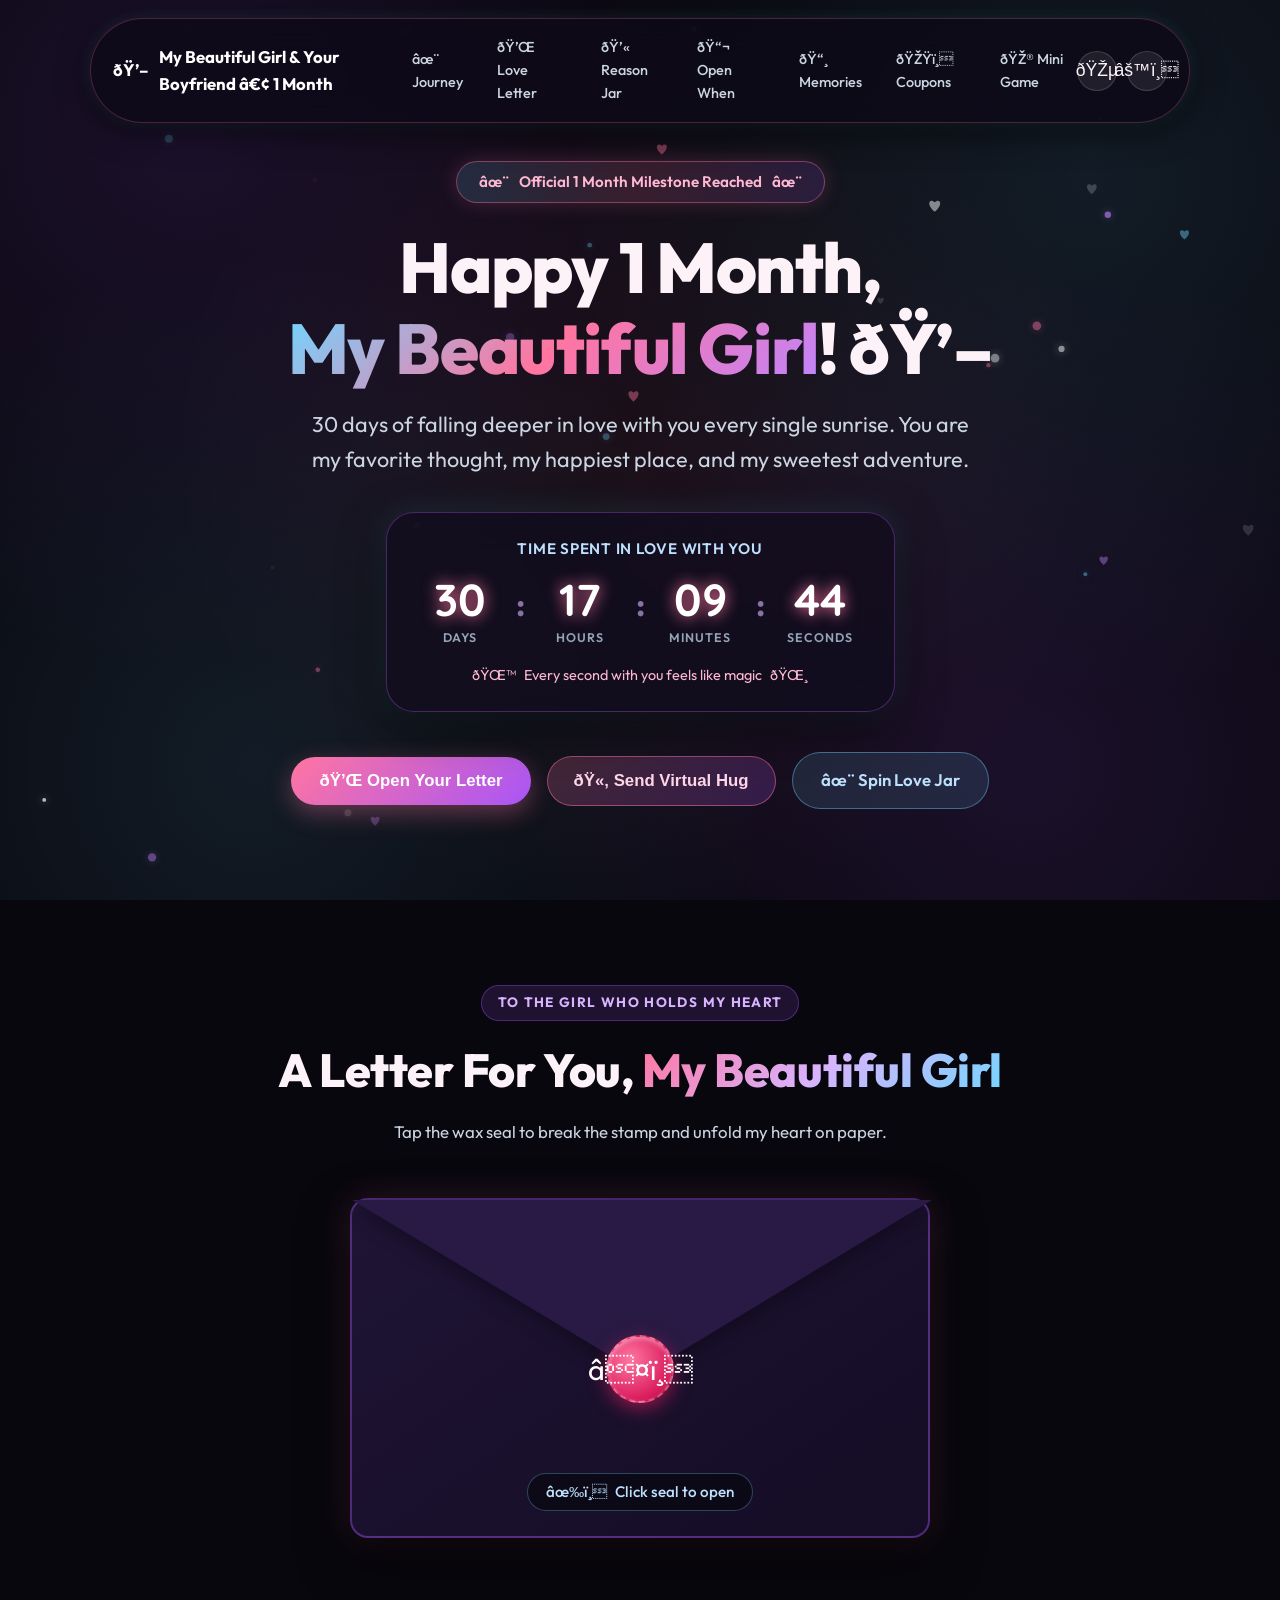
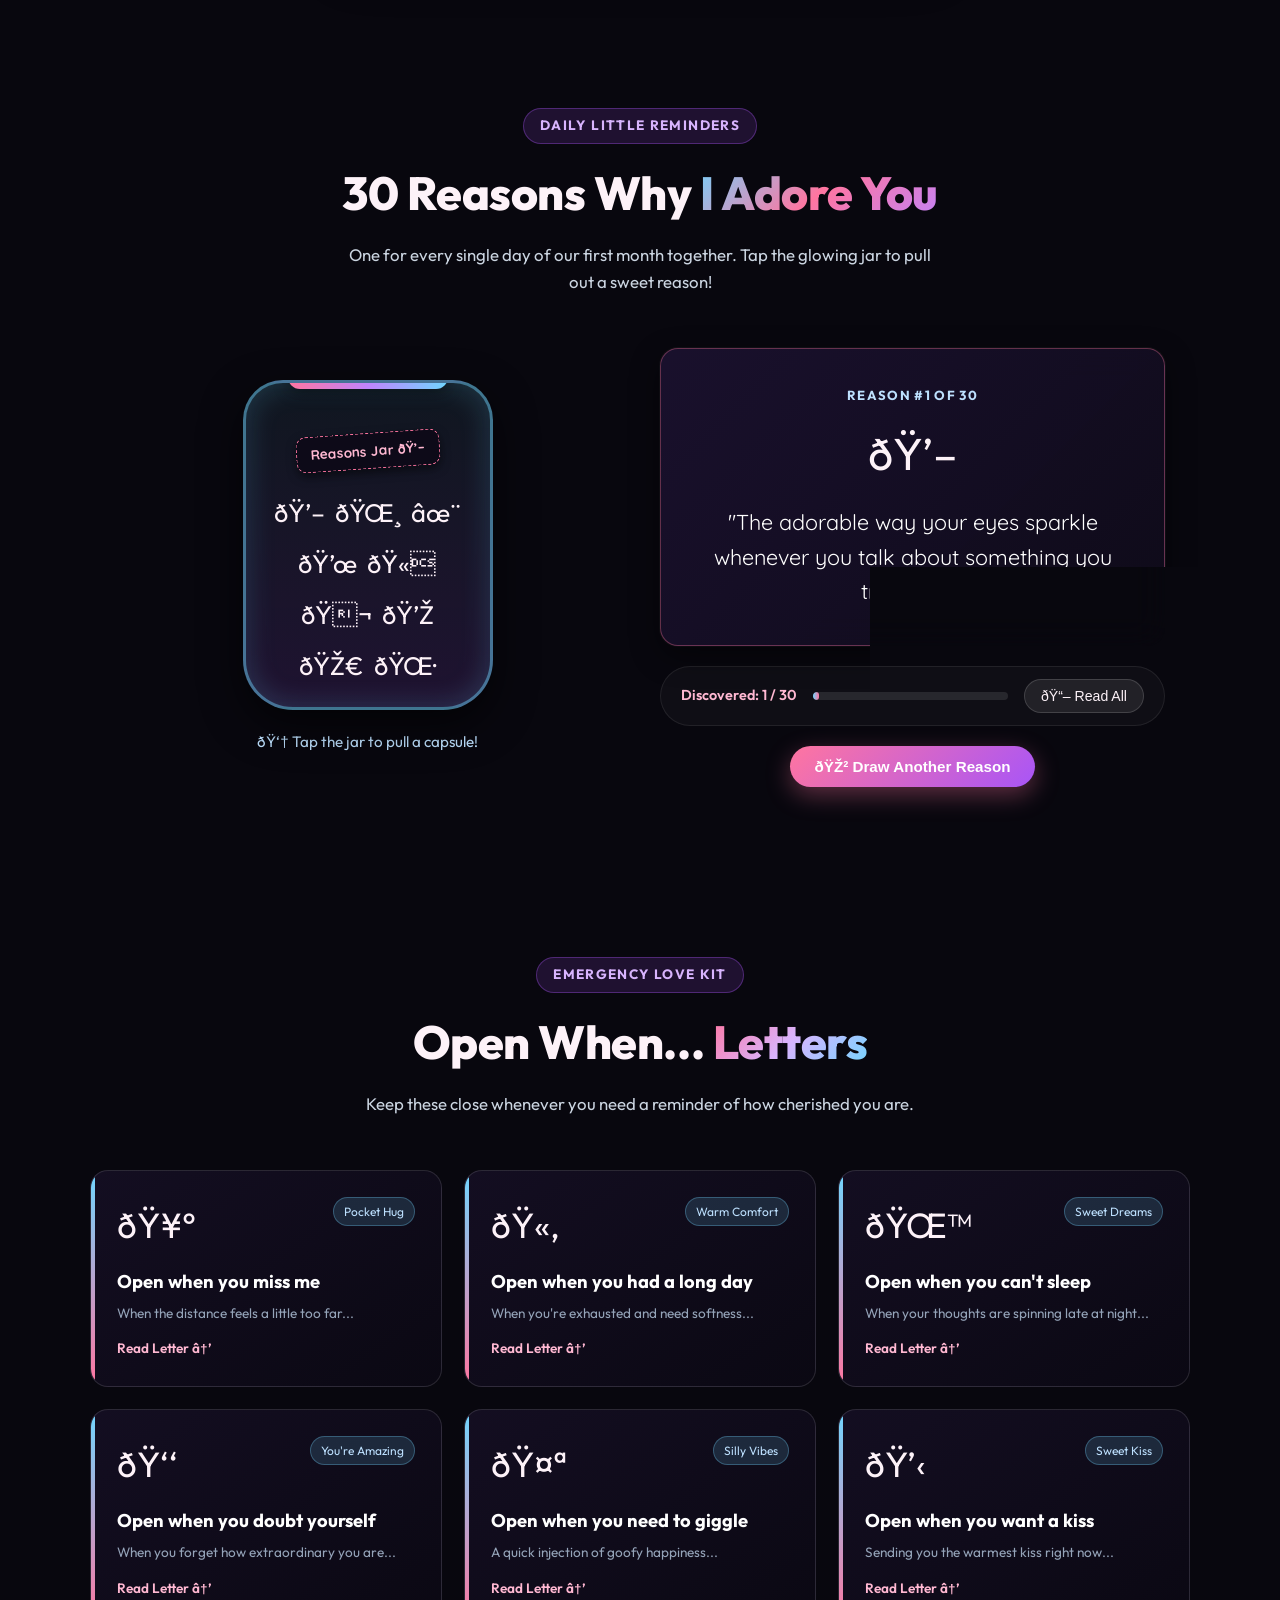
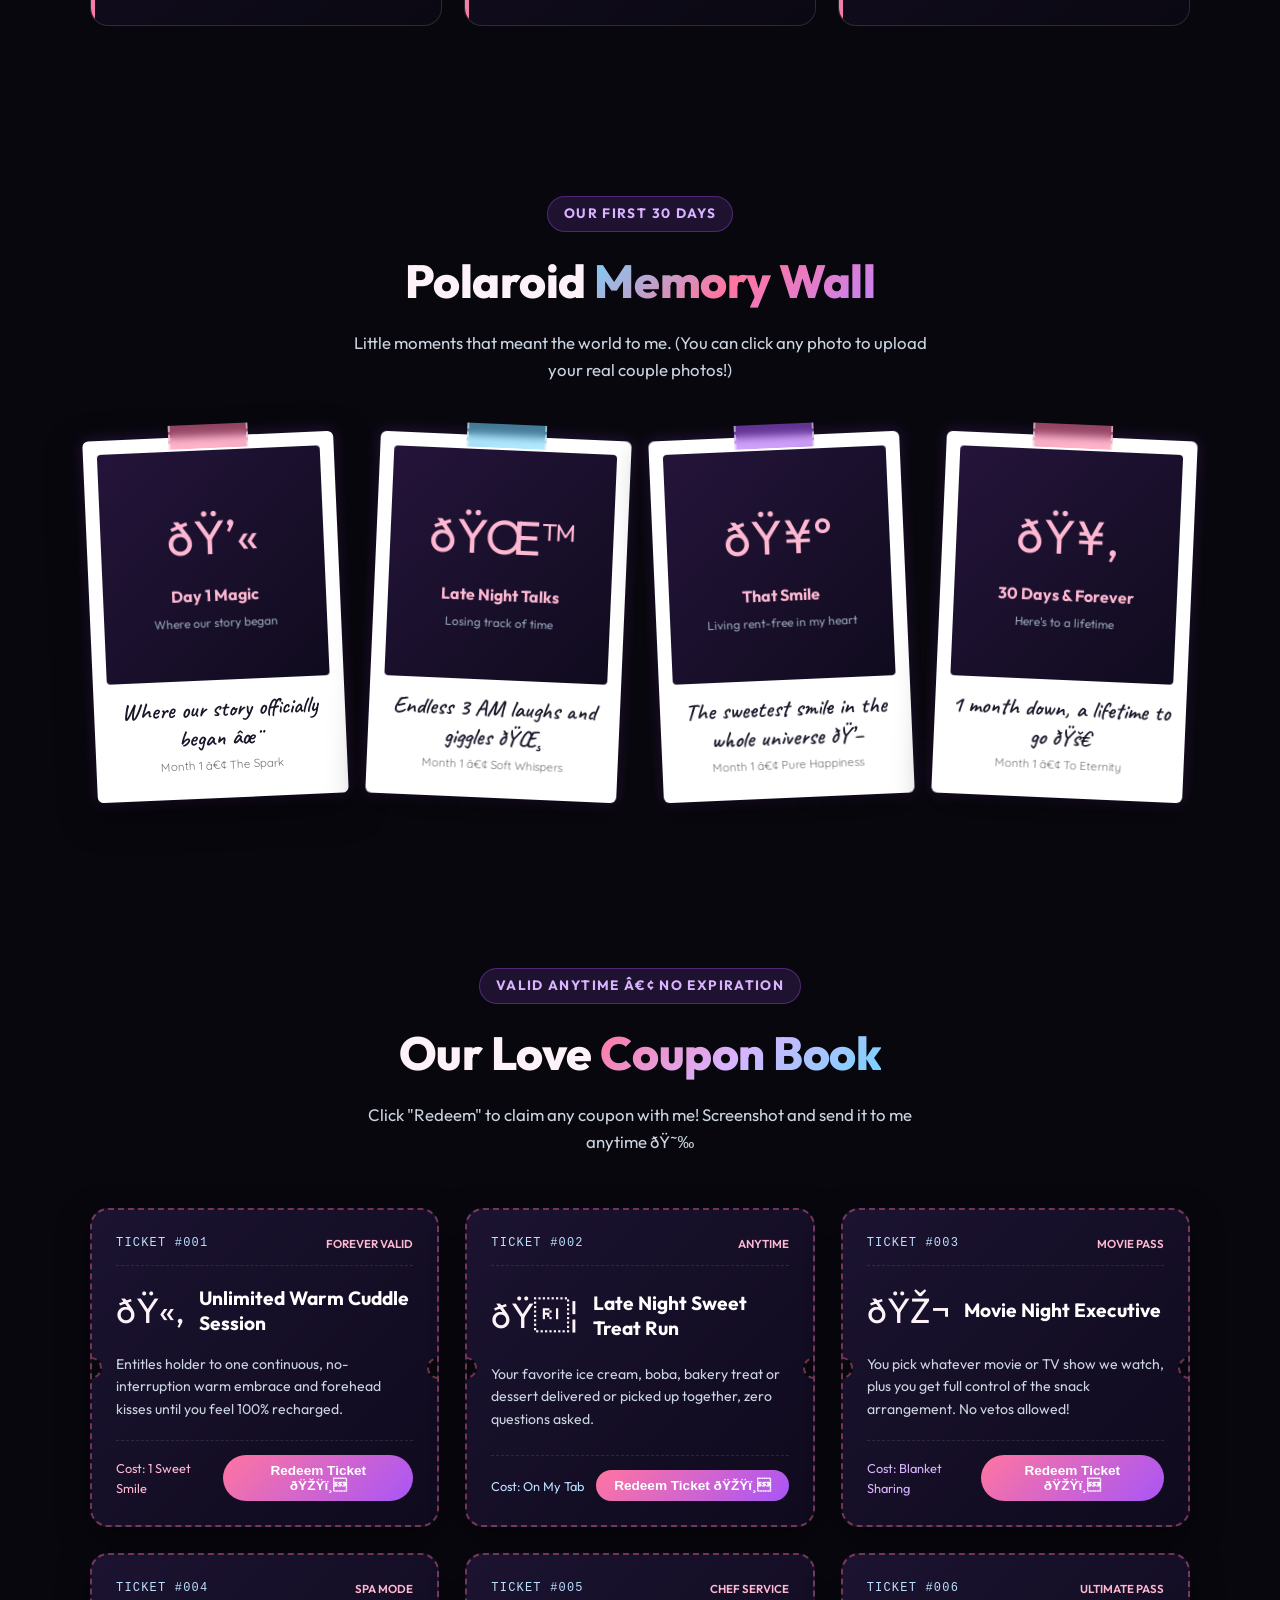
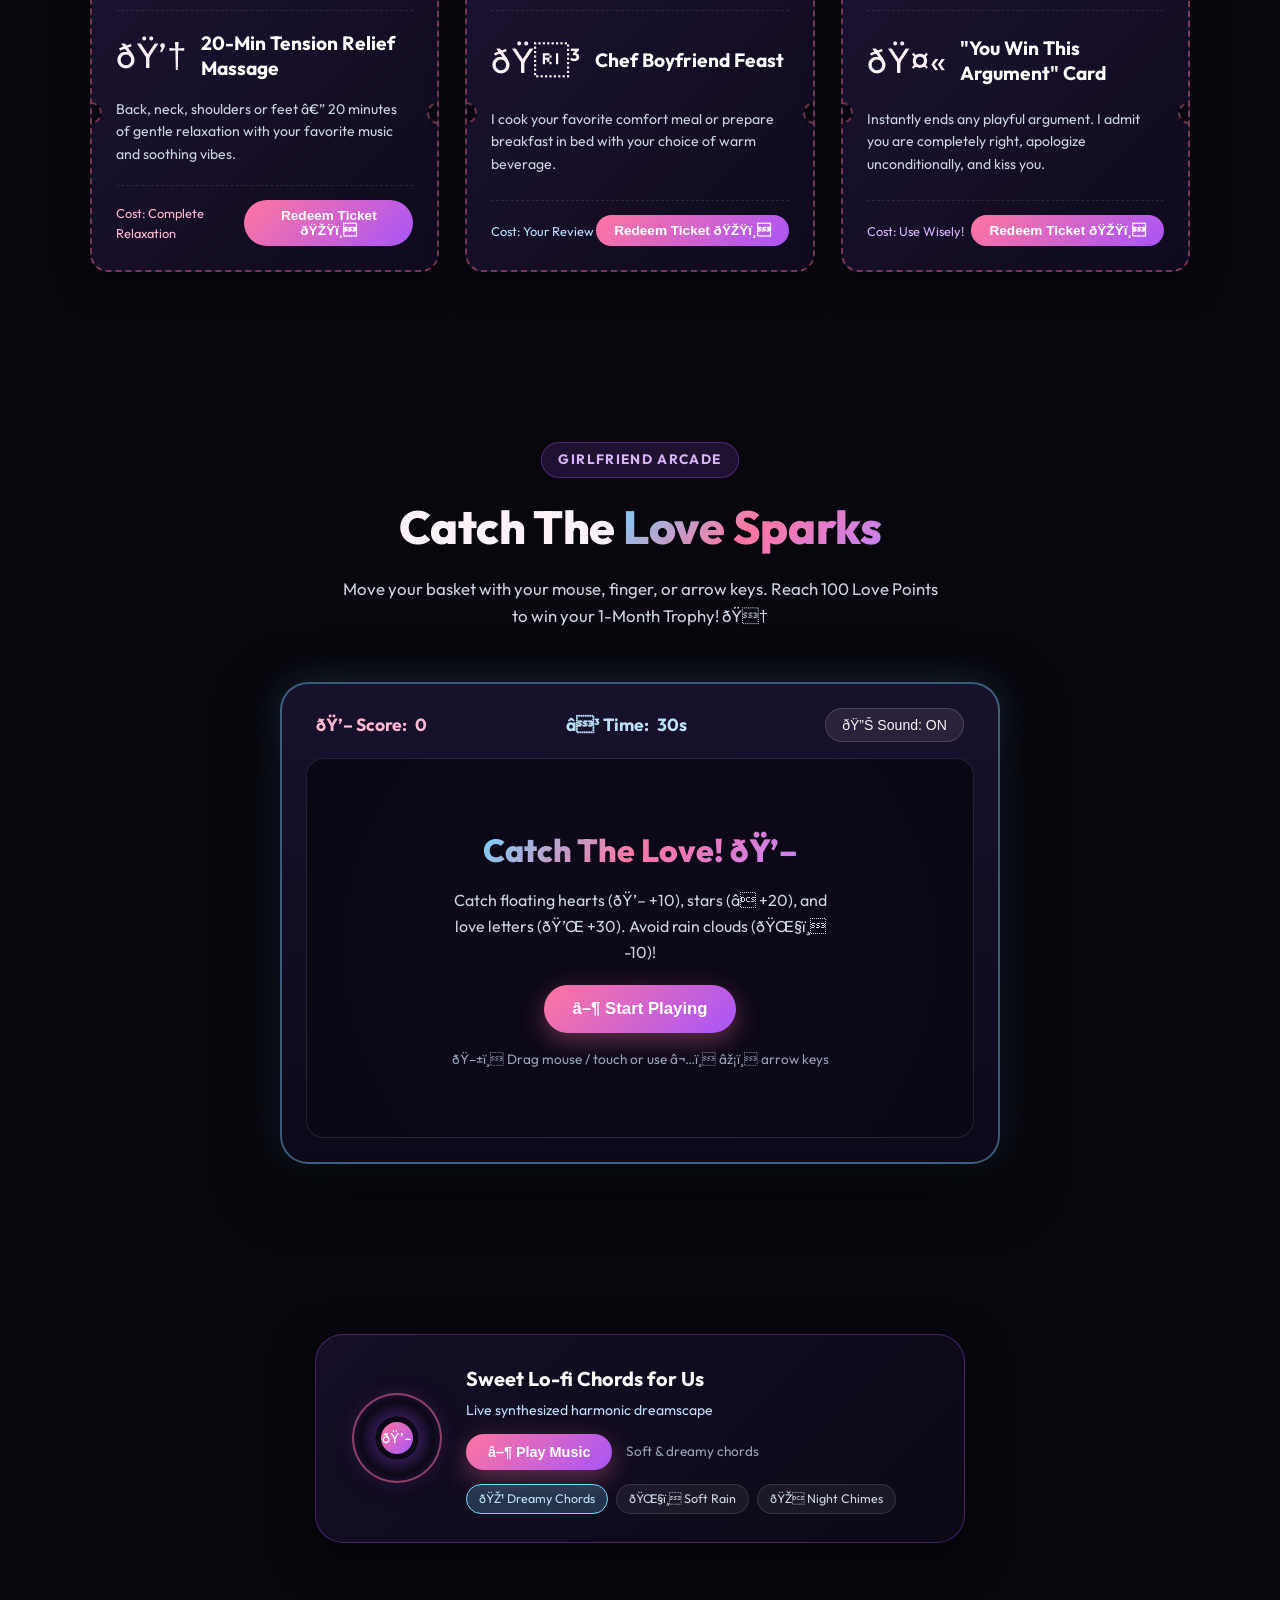
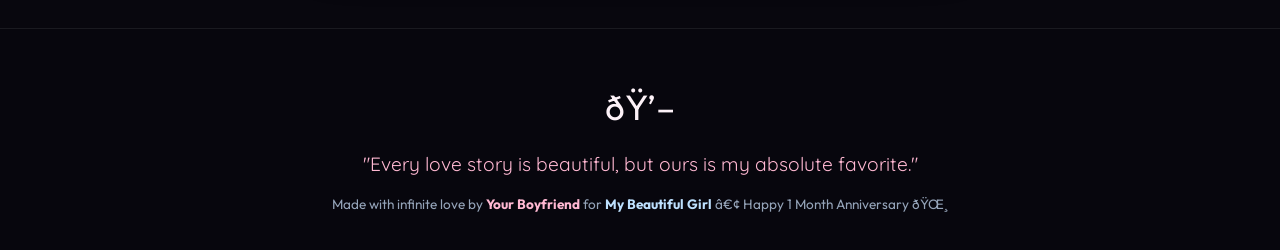
<file: standalone.html>
﻿<!DOCTYPE html>
<html lang="en">
<head>
  <meta charset="UTF-8">
  <meta name="viewport" content="width=device-width, initial-scale=1.0">
  <title>Happy 1 Month Anniversary, My Love! ðŸ’–</title>
  
  <!-- Fonts -->
  <link rel="preconnect" href="https://fonts.googleapis.com">
  <link rel="preconnect" href="https://fonts.gstatic.com" crossorigin>
  <link href="https://fonts.googleapis.com/css2?family=Caveat:wght@600;700&family=Outfit:wght@400;500;600;700;800&family=Quicksand:wght@500;600;700&display=swap" rel="stylesheet">
  
  <!-- Styles -->
  <style>
/* ==========================================================================
   ANNIVERSARY CELEBRATION - STYLESHEET
   Palette: Deep Romantic Black (#08070d, #120d24),
            Pastel & Neon Pink (#ff75a0, #f43f5e, #fda4af),
            Sky & Light Blue (#70d6ff, #38bdf8, #bae6fd),
            Vivid & Pastel Purple (#9d4edd, #c084fc, #7928ca)
   ========================================================================== */

:root {
  --bg-deep: #08070e;
  --bg-card: rgba(18, 14, 30, 0.75);
  --bg-card-hover: rgba(28, 20, 48, 0.85);
  --bg-glass: rgba(255, 255, 255, 0.04);
  
  --pink-primary: #ff75a0;
  --pink-light: #ffb8d2;
  --pink-neon: #ff2a7a;
  --pink-glow: rgba(255, 117, 160, 0.35);

  --blue-primary: #70d6ff;
  --blue-light: #bde0fe;
  --blue-neon: #00b4d8;
  --blue-glow: rgba(112, 214, 255, 0.35);

  --purple-primary: #a855f7;
  --purple-light: #d8b4fe;
  --purple-dark: #6b21a8;
  --purple-glow: rgba(168, 85, 247, 0.35);

  --text-primary: #fdf2f8;
  --text-muted: #cbd5e1;
  --text-dim: #94a3b8;

  --border-glass: rgba(255, 255, 255, 0.1);
  --border-glow: linear-gradient(135deg, var(--pink-primary), var(--purple-primary), var(--blue-primary));
  
  --radius-sm: 10px;
  --radius-md: 18px;
  --radius-lg: 28px;
  --radius-full: 9999px;

  --font-main: 'Outfit', -apple-system, BlinkMacSystemFont, 'Segoe UI', Roboto, sans-serif;
  --font-cute: 'Quicksand', cursive, sans-serif;
  --font-handwriting: 'Caveat', 'Great Vibes', cursive, sans-serif;
  
  --shadow-glow: 0 0 25px var(--pink-glow), 0 0 50px var(--purple-glow);
  --transition: all 0.3s cubic-bezier(0.25, 1, 0.5, 1);
}

/* Base & Reset */
*, *::before, *::after {
  box-sizing: border-box;
  margin: 0;
  padding: 0;
}

html {
  scroll-behavior: smooth;
  font-size: 16px;
}

body {
  font-family: var(--font-main);
  background-color: var(--bg-deep);
  color: var(--text-primary);
  line-height: 1.6;
  min-height: 100vh;
  overflow-x: hidden;
  position: relative;
  background-image: 
    radial-gradient(circle at 15% 15%, rgba(168, 85, 247, 0.12) 0%, transparent 40%),
    radial-gradient(circle at 85% 20%, rgba(112, 214, 255, 0.1) 0%, transparent 40%),
    radial-gradient(circle at 50% 50%, rgba(255, 117, 160, 0.08) 0%, transparent 60%),
    radial-gradient(circle at 20% 85%, rgba(112, 214, 255, 0.1) 0%, transparent 40%),
    radial-gradient(circle at 80% 85%, rgba(168, 85, 247, 0.12) 0%, transparent 40%);
  background-attachment: fixed;
}

/* Canvas Background */
#particles-canvas {
  position: fixed;
  top: 0;
  left: 0;
  width: 100%;
  height: 100%;
  pointer-events: none;
  z-index: 0;
}

/* Interactive Cursor Sparkles */
.cursor-heart {
  position: fixed;
  pointer-events: none;
  z-index: 9999;
  font-size: 18px;
  transform: translate(-50%, -50%);
  animation: floatFade 1s forwards ease-out;
  filter: drop-shadow(0 0 4px var(--pink-primary));
}

@keyframes floatFade {
  0% {
    opacity: 1;
    transform: translate(-50%, -50%) scale(0.6) rotate(0deg);
  }
  100% {
    opacity: 0;
    transform: translate(-50%, -120%) scale(1.4) rotate(15deg);
  }
}

/* Glassmorphism Classes */
.glass-panel {
  background: var(--bg-card);
  backdrop-filter: blur(16px);
  -webkit-backdrop-filter: blur(16px);
  border: 1px solid rgba(255, 255, 255, 0.12);
  border-radius: var(--radius-md);
  box-shadow: 0 10px 30px rgba(0, 0, 0, 0.45), 0 0 1px 1px rgba(255, 255, 255, 0.05);
  transition: var(--transition);
}

.glass-panel:hover {
  border-color: rgba(255, 117, 160, 0.35);
  box-shadow: 0 15px 40px rgba(0, 0, 0, 0.6), 0 0 20px rgba(168, 85, 247, 0.2);
}

.gradient-text {
  background: linear-gradient(135deg, #70d6ff 0%, #ff75a0 50%, #c084fc 100%);
  -webkit-background-clip: text;
  -webkit-text-fill-color: transparent;
  display: inline-block;
}

.gradient-text-alt {
  background: linear-gradient(135deg, #ff75a0 0%, #d8b4fe 50%, #70d6ff 100%);
  -webkit-background-clip: text;
  -webkit-text-fill-color: transparent;
}

/* Main Container */
.container {
  width: 90%;
  max-width: 1200px;
  margin: 0 auto;
  position: relative;
  z-index: 1;
}

/* ==========================================================================
   NAVIGATION
   ========================================================================== */
.top-nav {
  position: fixed;
  top: 18px;
  left: 50%;
  transform: translateX(-50%);
  z-index: 100;
  width: 92%;
  max-width: 1100px;
  display: flex;
  align-items: center;
  justify-content: space-between;
  padding: 10px 22px;
  border-radius: var(--radius-full);
  background: rgba(14, 10, 24, 0.85);
  border: 1px solid rgba(255, 117, 160, 0.25);
  box-shadow: 0 8px 32px rgba(0, 0, 0, 0.6), 0 0 15px rgba(112, 214, 255, 0.15);
  backdrop-filter: blur(20px);
}

.brand-badge {
  display: flex;
  align-items: center;
  gap: 10px;
  font-weight: 700;
  font-size: 1.05rem;
  text-decoration: none;
  color: #fff;
}

.brand-badge .heart-pulse {
  animation: heartPulse 1.4s infinite;
  display: inline-block;
}

@keyframes heartPulse {
  0%, 100% { transform: scale(1); }
  50% { transform: scale(1.25); }
}

.nav-links {
  display: flex;
  align-items: center;
  gap: 6px;
  list-style: none;
}

.nav-links a {
  color: var(--text-muted);
  text-decoration: none;
  font-size: 0.9rem;
  font-weight: 500;
  padding: 7px 14px;
  border-radius: var(--radius-full);
  transition: var(--transition);
  display: flex;
  align-items: center;
  gap: 6px;
}

.nav-links a:hover, .nav-links a.active {
  color: #fff;
  background: linear-gradient(135deg, rgba(255, 117, 160, 0.25), rgba(168, 85, 247, 0.25));
  border: 1px solid rgba(255, 117, 160, 0.4);
  box-shadow: 0 0 12px rgba(255, 117, 160, 0.3);
}

.nav-actions {
  display: flex;
  align-items: center;
  gap: 10px;
}

.btn-icon {
  background: rgba(255, 255, 255, 0.08);
  border: 1px solid rgba(255, 255, 255, 0.15);
  color: var(--text-primary);
  width: 40px;
  height: 40px;
  border-radius: 50%;
  display: flex;
  align-items: center;
  justify-content: center;
  cursor: pointer;
  transition: var(--transition);
  font-size: 1.1rem;
}

.btn-icon:hover {
  background: var(--pink-primary);
  color: #fff;
  transform: translateY(-2px) scale(1.05);
  box-shadow: 0 0 15px var(--pink-glow);
}

.btn-icon.active {
  background: linear-gradient(135deg, var(--blue-primary), var(--purple-primary));
  border-color: transparent;
  box-shadow: 0 0 15px var(--blue-glow);
}

/* ==========================================================================
   HERO SECTION
   ========================================================================== */
.hero-section {
  min-height: 100vh;
  padding: 130px 0 60px;
  display: flex;
  flex-direction: column;
  justify-content: center;
  align-items: center;
  text-align: center;
  position: relative;
}

.anniversary-pill {
  display: inline-flex;
  align-items: center;
  gap: 10px;
  padding: 8px 22px;
  border-radius: var(--radius-full);
  background: linear-gradient(90deg, rgba(112, 214, 255, 0.15), rgba(255, 117, 160, 0.15), rgba(168, 85, 247, 0.15));
  border: 1px solid rgba(255, 117, 160, 0.4);
  font-size: 0.95rem;
  font-weight: 600;
  color: var(--pink-light);
  margin-bottom: 24px;
  box-shadow: 0 0 20px rgba(255, 117, 160, 0.2);
  animation: floatSlow 4s ease-in-out infinite;
}

@keyframes floatSlow {
  0%, 100% { transform: translateY(0); }
  50% { transform: translateY(-6px); }
}

.hero-title {
  font-size: clamp(2.4rem, 6vw, 4.4rem);
  font-weight: 800;
  line-height: 1.15;
  margin-bottom: 18px;
  letter-spacing: -0.02em;
}

.hero-subtitle {
  font-size: clamp(1.05rem, 2.2vw, 1.35rem);
  color: var(--text-muted);
  max-width: 680px;
  margin: 0 auto 36px;
  font-weight: 400;
}

/* Live Ticker / Counter */
.counter-wrapper {
  background: rgba(18, 14, 30, 0.85);
  border: 1px solid rgba(168, 85, 247, 0.35);
  border-radius: var(--radius-lg);
  padding: 24px 36px;
  box-shadow: 0 15px 45px rgba(0, 0, 0, 0.6), 0 0 30px rgba(112, 214, 255, 0.15);
  margin-bottom: 40px;
  display: inline-flex;
  flex-direction: column;
  gap: 16px;
  backdrop-filter: blur(20px);
}

.counter-label {
  font-size: 0.95rem;
  color: var(--blue-light);
  font-weight: 600;
  letter-spacing: 0.05em;
  text-transform: uppercase;
}

.counter-grid {
  display: flex;
  align-items: center;
  justify-content: center;
  gap: 18px;
  flex-wrap: wrap;
}

.counter-item {
  display: flex;
  flex-direction: column;
  align-items: center;
  min-width: 75px;
}

.counter-num {
  font-size: clamp(2rem, 4vw, 2.8rem);
  font-weight: 800;
  font-family: var(--font-cute);
  color: #fff;
  text-shadow: 0 0 15px var(--pink-primary);
  line-height: 1;
}

.counter-unit {
  font-size: 0.78rem;
  color: var(--text-dim);
  text-transform: uppercase;
  font-weight: 600;
  margin-top: 6px;
  letter-spacing: 0.08em;
}

.counter-sep {
  font-size: 2rem;
  color: var(--purple-light);
  font-weight: 700;
  margin-bottom: 16px;
  opacity: 0.6;
}

.counter-footer-tag {
  font-size: 0.9rem;
  color: var(--pink-light);
  display: flex;
  align-items: center;
  justify-content: center;
  gap: 8px;
}

/* Hero CTA Buttons */
.hero-cta-group {
  display: flex;
  align-items: center;
  justify-content: center;
  gap: 16px;
  flex-wrap: wrap;
}

.btn-primary {
  background: linear-gradient(135deg, var(--pink-primary), var(--purple-primary));
  color: #fff;
  border: none;
  font-size: 1.05rem;
  font-weight: 600;
  padding: 14px 28px;
  border-radius: var(--radius-full);
  cursor: pointer;
  display: inline-flex;
  align-items: center;
  gap: 10px;
  text-decoration: none;
  transition: var(--transition);
  box-shadow: 0 8px 25px var(--pink-glow);
}

.btn-primary:hover {
  transform: translateY(-3px) scale(1.02);
  box-shadow: 0 12px 35px rgba(255, 117, 160, 0.55), 0 0 25px var(--purple-glow);
}

.btn-secondary {
  background: rgba(112, 214, 255, 0.12);
  color: var(--blue-light);
  border: 1px solid rgba(112, 214, 255, 0.4);
  font-size: 1.05rem;
  font-weight: 600;
  padding: 14px 28px;
  border-radius: var(--radius-full);
  cursor: pointer;
  display: inline-flex;
  align-items: center;
  gap: 10px;
  text-decoration: none;
  transition: var(--transition);
  backdrop-filter: blur(10px);
}

.btn-secondary:hover {
  background: rgba(112, 214, 255, 0.25);
  color: #fff;
  border-color: var(--blue-primary);
  transform: translateY(-3px);
  box-shadow: 0 0 25px var(--blue-glow);
}

.btn-hug {
  background: linear-gradient(135deg, rgba(255, 117, 160, 0.2), rgba(168, 85, 247, 0.2));
  color: #ffd6e8;
  border: 1px solid rgba(255, 117, 160, 0.5);
  font-size: 1.05rem;
  font-weight: 600;
  padding: 14px 26px;
  border-radius: var(--radius-full);
  cursor: pointer;
  display: inline-flex;
  align-items: center;
  gap: 10px;
  transition: var(--transition);
}

.btn-hug:hover {
  background: linear-gradient(135deg, var(--pink-primary), var(--purple-primary));
  color: #fff;
  transform: scale(1.05);
  box-shadow: 0 0 30px var(--pink-glow);
}

/* ==========================================================================
   SECTIONS GENERAL
   ========================================================================== */
section {
  padding: 85px 0;
  position: relative;
}

.section-header {
  text-align: center;
  margin-bottom: 52px;
}

.section-badge {
  display: inline-block;
  font-size: 0.85rem;
  font-weight: 700;
  text-transform: uppercase;
  letter-spacing: 0.1em;
  padding: 6px 16px;
  border-radius: var(--radius-full);
  background: rgba(168, 85, 247, 0.15);
  color: var(--purple-light);
  border: 1px solid rgba(168, 85, 247, 0.35);
  margin-bottom: 12px;
}

.section-title {
  font-size: clamp(2rem, 4vw, 2.9rem);
  font-weight: 800;
  letter-spacing: -0.01em;
  margin-bottom: 12px;
}

.section-desc {
  font-size: 1.05rem;
  color: var(--text-muted);
  max-width: 600px;
  margin: 0 auto;
}

/* ==========================================================================
   LOVE LETTER & 3D ENVELOPE SECTION
   ========================================================================== */
.letter-section {
  position: relative;
}

.envelope-stage {
  perspective: 1200px;
  display: flex;
  justify-content: center;
  align-items: center;
  margin-top: 20px;
}

.envelope-wrapper {
  width: 100%;
  max-width: 580px;
  position: relative;
  cursor: pointer;
}

/* The Envelope Container */
.envelope {
  position: relative;
  width: 100%;
  height: 340px;
  background: linear-gradient(145deg, #1f1435, #140d25);
  border-radius: var(--radius-md);
  border: 2px solid rgba(168, 85, 247, 0.4);
  box-shadow: 0 20px 50px rgba(0, 0, 0, 0.7), 0 0 35px rgba(255, 117, 160, 0.2);
  display: flex;
  align-items: center;
  justify-content: center;
  transition: transform 0.6s cubic-bezier(0.34, 1.56, 0.64, 1);
  overflow: visible;
}

.envelope:hover {
  transform: translateY(-6px);
  border-color: var(--pink-primary);
  box-shadow: 0 25px 60px rgba(0, 0, 0, 0.8), 0 0 45px rgba(255, 117, 160, 0.35);
}

/* Flap top */
.envelope-flap {
  position: absolute;
  top: 0;
  left: 0;
  width: 0;
  height: 0;
  border-left: 290px solid transparent;
  border-right: 290px solid transparent;
  border-top: 175px solid #281a44;
  transform-origin: top;
  transition: transform 0.8s cubic-bezier(0.4, 0, 0.2, 1);
  z-index: 5;
  filter: drop-shadow(0 4px 10px rgba(0,0,0,0.4));
}

@media (max-width: 640px) {
  .envelope-flap {
    border-left-width: 45vw;
    border-right-width: 45vw;
    border-top-width: 120px;
  }
}

.envelope.open .envelope-flap {
  transform: rotateX(180deg);
  z-index: 1;
}

/* Wax Seal */
.wax-seal {
  position: absolute;
  top: 135px;
  left: 50%;
  transform: translateX(-50%);
  width: 68px;
  height: 68px;
  border-radius: 50%;
  background: radial-gradient(circle at 35% 35%, #ff75a0, #d91b5c 70%, #800020);
  box-shadow: 0 6px 18px rgba(217, 27, 92, 0.6), inset 0 2px 4px rgba(255, 255, 255, 0.4);
  display: flex;
  align-items: center;
  justify-content: center;
  font-size: 1.8rem;
  color: #fff;
  z-index: 10;
  transition: all 0.5s ease;
  border: 2px dashed rgba(255, 255, 255, 0.3);
}

.wax-seal:hover {
  transform: translateX(-50%) scale(1.1);
  box-shadow: 0 8px 25px rgba(255, 117, 160, 0.8);
}

.envelope.open .wax-seal {
  opacity: 0;
  pointer-events: none;
  transform: translateX(-50%) scale(0.5);
}

.envelope-prompt {
  position: absolute;
  bottom: 25px;
  font-size: 0.95rem;
  color: var(--blue-light);
  display: flex;
  align-items: center;
  gap: 8px;
  font-weight: 500;
  z-index: 6;
  background: rgba(10, 8, 18, 0.8);
  padding: 6px 18px;
  border-radius: var(--radius-full);
  border: 1px solid rgba(112, 214, 255, 0.3);
}

/* Paper Letter Inside Envelope */
.letter-paper {
  display: none;
  width: 100%;
  max-width: 680px;
  margin: 30px auto 0;
  background: #171128;
  border: 1px solid rgba(255, 117, 160, 0.4);
  border-radius: var(--radius-lg);
  padding: 44px 48px;
  box-shadow: 0 20px 60px rgba(0, 0, 0, 0.8), 0 0 35px rgba(168, 85, 247, 0.25);
  position: relative;
  animation: slideLetterUp 0.8s cubic-bezier(0.16, 1, 0.3, 1) forwards;
}

@keyframes slideLetterUp {
  0% {
    opacity: 0;
    transform: translateY(40px) scale(0.95);
  }
  100% {
    opacity: 1;
    transform: translateY(0) scale(1);
  }
}

.letter-paper.visible {
  display: block;
}

.letter-header {
  display: flex;
  justify-content: space-between;
  align-items: flex-start;
  border-bottom: 1px dashed rgba(255, 117, 160, 0.3);
  padding-bottom: 20px;
  margin-bottom: 24px;
}

.letter-date {
  font-size: 0.85rem;
  color: var(--blue-light);
  font-family: var(--font-cute);
  letter-spacing: 0.05em;
}

.letter-stamp {
  width: 55px;
  height: 65px;
  border: 2px dashed rgba(255, 117, 160, 0.6);
  border-radius: 4px;
  display: flex;
  flex-direction: column;
  align-items: center;
  justify-content: center;
  font-size: 0.65rem;
  color: var(--pink-light);
  transform: rotate(6deg);
  background: rgba(255, 117, 160, 0.08);
}

.letter-body {
  font-family: var(--font-handwriting);
  font-size: 1.65rem;
  line-height: 1.8;
  color: #fff;
  white-space: pre-line;
  margin-bottom: 30px;
  text-shadow: 0 0 2px rgba(255, 255, 255, 0.2);
}

.letter-signature {
  display: flex;
  justify-content: space-between;
  align-items: flex-end;
  border-top: 1px dashed rgba(112, 214, 255, 0.3);
  padding-top: 20px;
}

.sig-name {
  font-family: var(--font-handwriting);
  font-size: 1.9rem;
  color: var(--pink-primary);
}

.letter-actions {
  display: flex;
  gap: 12px;
  margin-top: 24px;
  justify-content: flex-end;
  flex-wrap: wrap;
}

.btn-pill-sm {
  background: rgba(255, 255, 255, 0.08);
  border: 1px solid rgba(255, 255, 255, 0.15);
  color: var(--text-primary);
  padding: 8px 16px;
  border-radius: var(--radius-full);
  font-size: 0.88rem;
  cursor: pointer;
  display: inline-flex;
  align-items: center;
  gap: 6px;
  transition: var(--transition);
}

.btn-pill-sm:hover {
  background: var(--pink-primary);
  color: #fff;
  border-color: transparent;
  box-shadow: 0 0 15px var(--pink-glow);
}

/* ==========================================================================
   REASONS JAR & CAPSULES
   ========================================================================== */
.jar-section {
  position: relative;
}

.jar-interactive-container {
  display: grid;
  grid-template-columns: 1fr 1fr;
  gap: 40px;
  align-items: center;
  max-width: 1050px;
  margin: 0 auto;
}

@media (max-width: 860px) {
  .jar-interactive-container {
    grid-template-columns: 1fr;
    text-align: center;
  }
}

.jar-display-side {
  display: flex;
  flex-direction: column;
  align-items: center;
}

/* Glass Jar Illustration */
.love-jar {
  width: 250px;
  height: 330px;
  border: 3px solid rgba(112, 214, 255, 0.5);
  border-radius: 40px 40px 50px 50px;
  position: relative;
  background: linear-gradient(180deg, rgba(112, 214, 255, 0.08) 0%, rgba(168, 85, 247, 0.15) 100%);
  box-shadow: inset 0 0 30px rgba(112, 214, 255, 0.2), 0 15px 40px rgba(0, 0, 0, 0.6);
  backdrop-filter: blur(8px);
  cursor: pointer;
  transition: var(--transition);
  overflow: hidden;
  display: flex;
  align-items: center;
  justify-content: center;
}

.love-jar:hover {
  transform: translateY(-6px) scale(1.03);
  border-color: var(--pink-primary);
  box-shadow: inset 0 0 35px rgba(255, 117, 160, 0.3), 0 20px 50px var(--pink-glow);
}

.jar-lid {
  position: absolute;
  top: -18px;
  left: 50%;
  transform: translateX(-50%);
  width: 160px;
  height: 24px;
  background: linear-gradient(90deg, #ff75a0, #c084fc, #70d6ff);
  border-radius: 12px;
  box-shadow: 0 4px 15px rgba(0,0,0,0.4);
}

.jar-tag {
  position: absolute;
  top: 50px;
  background: rgba(14, 10, 24, 0.9);
  border: 1px dashed var(--pink-primary);
  padding: 6px 14px;
  border-radius: var(--radius-sm);
  font-family: var(--font-cute);
  font-weight: 700;
  font-size: 0.85rem;
  color: var(--pink-light);
  transform: rotate(-4deg);
  box-shadow: 0 4px 10px rgba(0, 0, 0, 0.5);
}

/* Floating capsules inside the jar */
.jar-hearts-pile {
  position: absolute;
  bottom: 20px;
  display: flex;
  flex-wrap: wrap;
  justify-content: center;
  gap: 10px;
  width: 85%;
  font-size: 1.6rem;
  animation: gentleShake 3s ease-in-out infinite;
}

@keyframes gentleShake {
  0%, 100% { transform: translateY(0); }
  50% { transform: translateY(-4px); }
}

.jar-hint {
  margin-top: 20px;
  font-size: 0.95rem;
  color: var(--blue-light);
  display: flex;
  align-items: center;
  gap: 8px;
}

/* Result Reveal Side */
.capsule-reveal-side {
  display: flex;
  flex-direction: column;
  gap: 20px;
}

.capsule-card {
  min-height: 240px;
  padding: 36px;
  display: flex;
  flex-direction: column;
  justify-content: center;
  align-items: center;
  text-align: center;
  position: relative;
  background: linear-gradient(135deg, rgba(28, 18, 48, 0.9), rgba(15, 11, 26, 0.95));
  border: 1px solid rgba(255, 117, 160, 0.35);
}

.capsule-card.sparkle-pop {
  animation: popEffect 0.5s cubic-bezier(0.175, 0.885, 0.32, 1.275);
}

@keyframes popEffect {
  0% { transform: scale(0.85); opacity: 0; }
  100% { transform: scale(1); opacity: 1; }
}

.capsule-number {
  font-size: 0.82rem;
  font-weight: 700;
  text-transform: uppercase;
  color: var(--blue-light);
  letter-spacing: 0.1em;
  margin-bottom: 12px;
}

.capsule-icon {
  font-size: 2.8rem;
  margin-bottom: 16px;
  animation: heartPulse 2s infinite;
}

.capsule-text {
  font-size: 1.35rem;
  font-family: var(--font-cute);
  color: #fff;
  line-height: 1.6;
}

.jar-stats {
  display: flex;
  align-items: center;
  justify-content: space-between;
  padding: 12px 20px;
  background: rgba(255, 255, 255, 0.03);
  border-radius: var(--radius-full);
  border: 1px solid rgba(255, 255, 255, 0.08);
  font-size: 0.9rem;
}

.progress-bar-wrapper {
  flex-grow: 1;
  margin: 0 16px;
  height: 8px;
  background: rgba(255, 255, 255, 0.1);
  border-radius: 4px;
  overflow: hidden;
}

.progress-bar-fill {
  height: 100%;
  width: 10%;
  background: linear-gradient(90deg, var(--blue-primary), var(--pink-primary));
  border-radius: 4px;
  transition: width 0.4s ease;
}

/* ==========================================================================
   OPEN WHEN... ENVELOPES
   ========================================================================== */
.open-when-grid {
  display: grid;
  grid-template-columns: repeat(auto-fit, minmax(280px, 1fr));
  gap: 22px;
  max-width: 1100px;
  margin: 0 auto;
}

.open-card {
  padding: 26px;
  border-radius: var(--radius-md);
  cursor: pointer;
  display: flex;
  flex-direction: column;
  justify-content: space-between;
  min-height: 180px;
  position: relative;
  overflow: hidden;
  border: 1px solid rgba(255, 255, 255, 0.12);
  background: linear-gradient(145deg, rgba(23, 16, 39, 0.8), rgba(12, 9, 21, 0.8));
}

.open-card::before {
  content: '';
  position: absolute;
  top: 0;
  left: 0;
  width: 4px;
  height: 100%;
  background: linear-gradient(180deg, var(--blue-primary), var(--pink-primary));
  transition: width 0.3s ease;
}

.open-card:hover {
  transform: translateY(-5px);
  border-color: var(--pink-primary);
  box-shadow: 0 12px 35px rgba(0, 0, 0, 0.6), 0 0 20px var(--pink-glow);
}

.open-card:hover::before {
  width: 8px;
}

.open-card-top {
  display: flex;
  justify-content: space-between;
  align-items: flex-start;
}

.open-icon {
  font-size: 2.2rem;
}

.open-badge {
  font-size: 0.75rem;
  padding: 4px 10px;
  border-radius: var(--radius-full);
  background: rgba(112, 214, 255, 0.15);
  color: var(--blue-light);
  border: 1px solid rgba(112, 214, 255, 0.3);
}

.open-title {
  font-size: 1.15rem;
  font-weight: 700;
  color: #fff;
  margin: 14px 0 6px;
}

.open-subtitle {
  font-size: 0.85rem;
  color: var(--text-dim);
}

.open-cta {
  font-size: 0.85rem;
  color: var(--pink-light);
  font-weight: 600;
  display: flex;
  align-items: center;
  gap: 6px;
  margin-top: 14px;
}

/* ==========================================================================
   POLAROID MEMORY WALL & TIMELINE
   ========================================================================== */
.polaroid-grid {
  display: grid;
  grid-template-columns: repeat(auto-fill, minmax(250px, 1fr));
  gap: 32px;
  max-width: 1100px;
  margin: 0 auto;
}

.polaroid-card {
  background: #fff;
  color: #1a1a24;
  padding: 14px 14px 24px;
  border-radius: 6px;
  box-shadow: 0 12px 35px rgba(0, 0, 0, 0.6), 0 0 15px rgba(168, 85, 247, 0.25);
  transition: all 0.4s cubic-bezier(0.175, 0.885, 0.32, 1.275);
  position: relative;
  display: flex;
  flex-direction: column;
}

.polaroid-card:nth-child(odd) {
  transform: rotate(-2.5deg);
}

.polaroid-card:nth-child(even) {
  transform: rotate(2.5deg);
}

.polaroid-card:hover {
  transform: scale(1.06) rotate(0deg) !important;
  z-index: 10;
  box-shadow: 0 20px 45px rgba(0, 0, 0, 0.7), 0 0 30px var(--pink-primary);
}

/* Washi tape on top */
.washi-tape {
  position: absolute;
  top: -12px;
  left: 50%;
  transform: translateX(-50%);
  width: 80px;
  height: 24px;
  background: rgba(255, 117, 160, 0.55);
  border-left: 2px dashed rgba(255, 255, 255, 0.5);
  border-right: 2px dashed rgba(255, 255, 255, 0.5);
  backdrop-filter: blur(4px);
  z-index: 2;
}

.polaroid-card:nth-child(2) .washi-tape {
  background: rgba(112, 214, 255, 0.55);
}

.polaroid-card:nth-child(3) .washi-tape {
  background: rgba(168, 85, 247, 0.55);
}

.polaroid-img-wrapper {
  width: 100%;
  height: 230px;
  background: #120e24;
  border-radius: 4px;
  overflow: hidden;
  position: relative;
  display: flex;
  align-items: center;
  justify-content: center;
}

.polaroid-img {
  width: 100%;
  height: 100%;
  object-fit: cover;
  transition: transform 0.5s ease;
}

.polaroid-card:hover .polaroid-img {
  transform: scale(1.05);
}

.polaroid-fallback-art {
  width: 100%;
  height: 100%;
  display: flex;
  flex-direction: column;
  align-items: center;
  justify-content: center;
  background: linear-gradient(135deg, #24143a, #100b1e);
  color: var(--pink-light);
  padding: 16px;
  text-align: center;
}

.polaroid-fallback-art span.icon {
  font-size: 3rem;
  margin-bottom: 8px;
}

.polaroid-caption {
  font-family: var(--font-handwriting);
  font-size: 1.45rem;
  color: #1a1528;
  margin-top: 14px;
  text-align: center;
  font-weight: 600;
  line-height: 1.25;
}

.polaroid-date {
  font-size: 0.72rem;
  font-family: var(--font-cute);
  color: #71717a;
  text-align: center;
  margin-top: 4px;
}

.upload-overlay-btn {
  position: absolute;
  bottom: 8px;
  right: 8px;
  background: rgba(18, 14, 30, 0.75);
  color: #fff;
  border: 1px solid rgba(255, 255, 255, 0.2);
  border-radius: var(--radius-full);
  padding: 4px 10px;
  font-size: 0.75rem;
  cursor: pointer;
  opacity: 0;
  transition: opacity 0.2s ease;
  backdrop-filter: blur(4px);
}

.polaroid-card:hover .upload-overlay-btn {
  opacity: 1;
}

/* ==========================================================================
   LOVE COUPONS (REDEEMABLE BOOK)
   ========================================================================== */
.coupons-grid {
  display: grid;
  grid-template-columns: repeat(auto-fit, minmax(310px, 1fr));
  gap: 26px;
  max-width: 1100px;
  margin: 0 auto;
}

.coupon-ticket {
  background: linear-gradient(135deg, #1b1330 0%, #0f0a1d 100%);
  border: 2px dashed rgba(255, 117, 160, 0.4);
  border-radius: var(--radius-md);
  padding: 24px;
  position: relative;
  display: flex;
  flex-direction: column;
  justify-content: space-between;
  overflow: hidden;
  box-shadow: 0 10px 30px rgba(0, 0, 0, 0.5);
  transition: var(--transition);
}

.coupon-ticket:hover {
  transform: translateY(-4px);
  border-color: var(--blue-primary);
  box-shadow: 0 15px 40px rgba(0, 0, 0, 0.7), 0 0 25px var(--blue-glow);
}

/* Ticket Side Cutouts */
.coupon-ticket::before, .coupon-ticket::after {
  content: '';
  position: absolute;
  top: 50%;
  transform: translateY(-50%);
  width: 22px;
  height: 22px;
  background: var(--bg-deep);
  border-radius: 50%;
  border: 2px dashed rgba(255, 117, 160, 0.4);
}

.coupon-ticket::before {
  left: -12px;
}

.coupon-ticket::after {
  right: -12px;
}

.coupon-top {
  display: flex;
  justify-content: space-between;
  align-items: center;
  border-bottom: 1px dashed rgba(255, 255, 255, 0.1);
  padding-bottom: 12px;
  margin-bottom: 16px;
}

.coupon-code {
  font-size: 0.75rem;
  letter-spacing: 0.1em;
  color: var(--blue-light);
  font-family: monospace;
}

.coupon-validity {
  font-size: 0.72rem;
  color: var(--pink-light);
  font-weight: 600;
}

.coupon-title-box {
  display: flex;
  align-items: center;
  gap: 14px;
  margin-bottom: 14px;
}

.coupon-emoji {
  font-size: 2.2rem;
}

.coupon-name {
  font-size: 1.2rem;
  font-weight: 700;
  color: #fff;
  line-height: 1.3;
}

.coupon-desc {
  font-size: 0.88rem;
  color: var(--text-muted);
  margin-bottom: 20px;
}

.coupon-action-row {
  display: flex;
  justify-content: space-between;
  align-items: center;
  padding-top: 14px;
  border-top: 1px dashed rgba(255, 255, 255, 0.1);
}

.btn-redeem {
  background: linear-gradient(135deg, var(--pink-primary), var(--purple-primary));
  color: #fff;
  border: none;
  padding: 8px 18px;
  border-radius: var(--radius-full);
  font-size: 0.85rem;
  font-weight: 600;
  cursor: pointer;
  transition: var(--transition);
  display: inline-flex;
  align-items: center;
  gap: 6px;
}

.btn-redeem:hover {
  transform: scale(1.05);
  box-shadow: 0 0 15px var(--pink-glow);
}

/* Stamped State */
.coupon-ticket.redeemed {
  opacity: 0.85;
  border-color: rgba(112, 214, 255, 0.4);
}

.stamp-badge {
  display: none;
  position: absolute;
  top: 40%;
  left: 50%;
  transform: translate(-50%, -50%) rotate(-12deg);
  border: 3px solid #ff2a7a;
  color: #ff2a7a;
  padding: 6px 16px;
  border-radius: 8px;
  font-weight: 900;
  font-size: 1.3rem;
  text-transform: uppercase;
  letter-spacing: 0.1em;
  background: rgba(255, 42, 122, 0.12);
  box-shadow: 0 0 20px rgba(255, 42, 122, 0.4);
  pointer-events: none;
  animation: stampSlam 0.4s cubic-bezier(0.175, 0.885, 0.32, 1.275) forwards;
}

@keyframes stampSlam {
  0% { transform: translate(-50%, -50%) scale(2) rotate(20deg); opacity: 0; }
  100% { transform: translate(-50%, -50%) scale(1) rotate(-12deg); opacity: 1; }
}

.coupon-ticket.redeemed .stamp-badge {
  display: block;
}

.coupon-ticket.redeemed .btn-redeem {
  background: rgba(255, 255, 255, 0.1);
  color: var(--text-dim);
  cursor: not-allowed;
}

/* ==========================================================================
   MINI GAME: CATCH THE LOVE HEARTS
   ========================================================================== */
.game-section {
  position: relative;
}

.game-console {
  max-width: 720px;
  margin: 0 auto;
  border-radius: var(--radius-lg);
  padding: 24px;
  border: 2px solid rgba(112, 214, 255, 0.4);
  background: linear-gradient(180deg, #18112c, #0d091a);
  box-shadow: 0 20px 60px rgba(0, 0, 0, 0.8), 0 0 35px rgba(112, 214, 255, 0.2);
}

.game-top-bar {
  display: flex;
  justify-content: space-between;
  align-items: center;
  margin-bottom: 16px;
  padding: 0 10px;
}

.game-stat-box {
  display: flex;
  align-items: center;
  gap: 8px;
  font-weight: 700;
  font-size: 1.1rem;
}

.game-stat-box.pink { color: var(--pink-light); }
.game-stat-box.blue { color: var(--blue-light); }

.game-canvas-wrapper {
  position: relative;
  width: 100%;
  height: 380px;
  background: radial-gradient(circle at center, #1b1335 0%, #0c0817 100%);
  border-radius: var(--radius-md);
  border: 1px solid rgba(255, 255, 255, 0.1);
  overflow: hidden;
}

#gameCanvas {
  width: 100%;
  height: 100%;
  display: block;
  cursor: grab;
}

#gameCanvas:active {
  cursor: grabbing;
}

.game-overlay-screen {
  position: absolute;
  top: 0;
  left: 0;
  width: 100%;
  height: 100%;
  display: flex;
  flex-direction: column;
  align-items: center;
  justify-content: center;
  background: rgba(12, 8, 22, 0.88);
  backdrop-filter: blur(8px);
  text-align: center;
  padding: 24px;
  z-index: 10;
}

.game-overlay-screen.hidden {
  display: none;
}

.game-overlay-title {
  font-size: 2rem;
  font-weight: 800;
  margin-bottom: 12px;
}

.game-controls-hint {
  font-size: 0.85rem;
  color: var(--text-dim);
  margin-top: 16px;
  display: flex;
  align-items: center;
  gap: 8px;
}

/* ==========================================================================
   SWEET MUSIC & AUDIO LOUNGE
   ========================================================================== */
.audio-card {
  max-width: 650px;
  margin: 0 auto;
  padding: 28px 36px;
  border-radius: var(--radius-lg);
  border: 1px solid rgba(168, 85, 247, 0.35);
  background: linear-gradient(135deg, rgba(23, 16, 42, 0.9), rgba(13, 9, 23, 0.9));
  display: flex;
  align-items: center;
  gap: 24px;
  box-shadow: 0 15px 40px rgba(0, 0, 0, 0.6);
}

@media (max-width: 600px) {
  .audio-card {
    flex-direction: column;
    text-align: center;
  }
}

.vinyl-disc {
  width: 90px;
  height: 90px;
  min-width: 90px;
  border-radius: 50%;
  background: radial-gradient(circle, #2d184a 20%, #0d0818 21%, #0d0818 35%, #2d184a 36%, #0d0818 60%, #170d2c 70%, #0a0614 100%);
  border: 2px solid rgba(255, 117, 160, 0.5);
  position: relative;
  display: flex;
  align-items: center;
  justify-content: center;
  box-shadow: 0 0 20px rgba(0, 0, 0, 0.8), 0 0 15px var(--purple-glow);
  animation: spinVinyl 6s linear infinite;
  animation-play-state: paused;
}

.vinyl-disc.playing {
  animation-play-state: running;
}

@keyframes spinVinyl {
  100% { transform: rotate(360deg); }
}

.vinyl-center {
  width: 32px;
  height: 32px;
  background: linear-gradient(135deg, var(--pink-primary), var(--purple-primary));
  border-radius: 50%;
  display: flex;
  align-items: center;
  justify-content: center;
  font-size: 0.9rem;
  color: #fff;
}

.audio-info {
  flex-grow: 1;
}

.audio-track-title {
  font-size: 1.25rem;
  font-weight: 700;
  color: #fff;
  margin-bottom: 4px;
}

.audio-track-artist {
  font-size: 0.88rem;
  color: var(--blue-light);
  margin-bottom: 12px;
}

.audio-controls-row {
  display: flex;
  align-items: center;
  gap: 14px;
}

.sound-mode-chips {
  display: flex;
  gap: 8px;
  margin-top: 14px;
  flex-wrap: wrap;
}

.chip-sound {
  background: rgba(255, 255, 255, 0.06);
  border: 1px solid rgba(255, 255, 255, 0.12);
  color: var(--text-muted);
  padding: 4px 12px;
  border-radius: var(--radius-full);
  font-size: 0.78rem;
  cursor: pointer;
  transition: var(--transition);
}

.chip-sound.active, .chip-sound:hover {
  background: rgba(112, 214, 255, 0.2);
  color: var(--blue-light);
  border-color: var(--blue-primary);
}

/* ==========================================================================
   FOOTER
   ========================================================================== */
footer {
  border-top: 1px solid rgba(255, 255, 255, 0.08);
  padding: 50px 0 35px;
  text-align: center;
  position: relative;
  background: rgba(8, 7, 14, 0.95);
}

.footer-heart {
  font-size: 2.2rem;
  margin-bottom: 14px;
  display: inline-block;
  animation: heartPulse 1.8s infinite;
}

.footer-quote {
  font-family: var(--font-cute);
  font-size: 1.2rem;
  color: var(--pink-light);
  margin-bottom: 14px;
}

.footer-credits {
  font-size: 0.85rem;
  color: var(--text-dim);
}

/* ==========================================================================
   MODALS
   ========================================================================== */
.modal-backdrop {
  position: fixed;
  top: 0;
  left: 0;
  width: 100%;
  height: 100%;
  background: rgba(5, 3, 10, 0.82);
  backdrop-filter: blur(14px);
  -webkit-backdrop-filter: blur(14px);
  z-index: 1000;
  display: flex;
  align-items: center;
  justify-content: center;
  padding: 20px;
  opacity: 0;
  pointer-events: none;
  transition: opacity 0.3s ease;
}

.modal-backdrop.active {
  opacity: 1;
  pointer-events: auto;
}

.modal-box {
  background: linear-gradient(145deg, #1c1432, #100b20);
  border: 1px solid rgba(255, 117, 160, 0.4);
  border-radius: var(--radius-lg);
  padding: 36px;
  width: 100%;
  max-width: 540px;
  position: relative;
  box-shadow: 0 25px 60px rgba(0, 0, 0, 0.9), 0 0 40px rgba(168, 85, 247, 0.25);
  transform: translateY(20px) scale(0.96);
  transition: all 0.3s cubic-bezier(0.175, 0.885, 0.32, 1.275);
}

.modal-backdrop.active .modal-box {
  transform: translateY(0) scale(1);
}

.modal-close-btn {
  position: absolute;
  top: 18px;
  right: 18px;
  width: 34px;
  height: 34px;
  border-radius: 50%;
  background: rgba(255, 255, 255, 0.08);
  border: none;
  color: #fff;
  cursor: pointer;
  display: flex;
  align-items: center;
  justify-content: center;
  font-size: 1.1rem;
  transition: var(--transition);
}

.modal-close-btn:hover {
  background: var(--pink-primary);
  transform: rotate(90deg);
}

.modal-header {
  margin-bottom: 20px;
}

.modal-title {
  font-size: 1.5rem;
  font-weight: 700;
}

.form-group {
  margin-bottom: 18px;
  display: flex;
  flex-direction: column;
  gap: 8px;
}

.form-group label {
  font-size: 0.88rem;
  color: var(--blue-light);
  font-weight: 600;
}

.form-control {
  background: rgba(10, 7, 18, 0.8);
  border: 1px solid rgba(255, 255, 255, 0.15);
  border-radius: var(--radius-sm);
  padding: 12px 16px;
  color: #fff;
  font-family: inherit;
  font-size: 0.95rem;
  transition: var(--transition);
}

.form-control:focus {
  outline: none;
  border-color: var(--pink-primary);
  box-shadow: 0 0 15px var(--pink-glow);
}

textarea.form-control {
  resize: vertical;
  min-height: 110px;
}

/* Big Hug Overlay Notification */
.hug-overlay {
  position: fixed;
  top: 0;
  left: 0;
  width: 100vw;
  height: 100vh;
  pointer-events: none;
  z-index: 99999;
  display: flex;
  flex-direction: column;
  align-items: center;
  justify-content: center;
  opacity: 0;
  transition: opacity 0.4s ease;
}

.hug-overlay.show {
  opacity: 1;
}

.hug-content {
  background: rgba(18, 12, 32, 0.92);
  border: 2px solid var(--pink-primary);
  border-radius: var(--radius-lg);
  padding: 30px 45px;
  text-align: center;
  box-shadow: 0 0 60px var(--pink-glow), 0 0 100px var(--purple-glow);
  transform: scale(0.8);
  transition: transform 0.4s cubic-bezier(0.175, 0.885, 0.32, 1.275);
}

.hug-overlay.show .hug-content {
  transform: scale(1);
}

/* ==========================================================================
   RESPONSIVE DESIGN
   ========================================================================== */
@media (max-width: 900px) {
  .nav-links {
    display: none; /* Mobile menu can be simple or icon driven */
  }
}

@media (max-width: 600px) {
  .container {
    width: 93%;
  }

  .counter-wrapper {
    padding: 18px 20px;
  }

  .letter-paper {
    padding: 26px 20px;
  }

  .letter-body {
    font-size: 1.35rem;
  }

  .envelope {
    height: 260px;
  }
}


</style>
</head>
<body>

  <!-- Floating Particles Canvas -->
  <canvas id="particles-canvas"></canvas>

  <!-- Sticky Glass Navigation -->
  <header class="top-nav">
    <a href="#hero" class="brand-badge">
      <span class="heart-pulse">ðŸ’–</span>
      <span id="nav-couple-names">Us â€¢ 1 Month</span>
    </a>

    <ul class="nav-links">
      <li><a href="#hero">âœ¨ Journey</a></li>
      <li><a href="#letter-sec">ðŸ’Œ Love Letter</a></li>
      <li><a href="#jar-sec">ðŸ’« Reason Jar</a></li>
      <li><a href="#open-when-sec">ðŸ“¬ Open When</a></li>
      <li><a href="#memories-sec">ðŸ“¸ Memories</a></li>
      <li><a href="#coupons-sec">ðŸŽŸï¸ Coupons</a></li>
      <li><a href="#game-sec">ðŸŽ® Mini Game</a></li>
    </ul>

    <div class="nav-actions">
      <!-- Ambient Music Toggle -->
      <button class="btn-icon" id="musicToggleBtn" title="Toggle Lo-fi Ambient Music" aria-label="Toggle Music">
        ðŸŽµ
      </button>

      <!-- Personalize / Edit Settings -->
      <button class="btn-icon" id="customizeOpenBtn" title="Customize Names & Date" aria-label="Settings">
        âš™ï¸
      </button>
    </div>
  </header>

  <!-- ==========================================================================
       HERO SECTION
       ========================================================================== -->
  <section id="hero" class="hero-section container">
    <div class="anniversary-pill">
      <span>âœ¨</span>
      <span>Official 1 Month Milestone Reached</span>
      <span>âœ¨</span>
    </div>

    <h1 class="hero-title">
      Happy 1 Month, <br>
      <span class="gradient-text" id="hero-her-name">My Beautiful Girlfriend</span>! ðŸ’–
    </h1>

    <p class="hero-subtitle" id="hero-subtitle">
      30 days of falling deeper in love with you every single sunrise. You are my favorite thought, my happiest place, and my sweetest adventure.
    </p>

    <!-- Real-Time Counter -->
    <div class="counter-wrapper">
      <div class="counter-label">Time Spent In Love With You</div>
      <div class="counter-grid">
        <div class="counter-item">
          <span class="counter-num" id="cnt-days">30</span>
          <span class="counter-unit">Days</span>
        </div>
        <span class="counter-sep">:</span>
        <div class="counter-item">
          <span class="counter-num" id="cnt-hours">00</span>
          <span class="counter-unit">Hours</span>
        </div>
        <span class="counter-sep">:</span>
        <div class="counter-item">
          <span class="counter-num" id="cnt-minutes">00</span>
          <span class="counter-unit">Minutes</span>
        </div>
        <span class="counter-sep">:</span>
        <div class="counter-item">
          <span class="counter-num" id="cnt-seconds">00</span>
          <span class="counter-unit">Seconds</span>
        </div>
      </div>
      <div class="counter-footer-tag">
        <span>ðŸŒ™</span>
        <span>Every second with you feels like magic</span>
        <span>ðŸŒ¸</span>
      </div>
    </div>

    <!-- CTA Buttons -->
    <div class="hero-cta-group">
      <button class="btn-primary" id="openLetterHeroBtn">
        <span>ðŸ’Œ Open Your Letter</span>
      </button>
      <button class="btn-hug" id="sendHugBtn">
        <span>ðŸ«‚ Send Virtual Hug</span>
      </button>
      <a href="#jar-sec" class="btn-secondary">
        <span>âœ¨ Spin Love Jar</span>
      </a>
    </div>
  </section>

  <!-- ==========================================================================
       INTERACTIVE LOVE LETTER & 3D ENVELOPE
       ========================================================================== -->
  <section id="letter-sec" class="letter-section">
    <div class="container">
      <div class="section-header">
        <span class="section-badge">To The Girl Who Holds My Heart</span>
        <h2 class="section-title">A Letter For You, <span class="gradient-text-alt" id="letter-recipient-name">My Love</span></h2>
        <p class="section-desc">Tap the wax seal to break the stamp and unfold my heart on paper.</p>
      </div>

      <div class="envelope-stage">
        <div class="envelope-wrapper" id="envelopeWrapper">
          <div class="envelope" id="envelope">
            <div class="envelope-flap"></div>
            <div class="wax-seal" id="waxSeal" title="Click to break seal and read">
              <span>â¤ï¸</span>
            </div>
            <div class="envelope-prompt">
              <span>âœ‰ï¸</span> Click seal to open
            </div>
          </div>
        </div>
      </div>

      <!-- Unfolded Paper Letter -->
      <div class="letter-paper" id="letterPaper">
        <div class="letter-header">
          <div>
            <div class="letter-date" id="letterDateDisplay">1 Month Anniversary â€¢ Today & Always</div>
            <div style="font-size: 0.82rem; color: var(--pink-light); margin-top: 4px;">To: <span id="letter-to-name">My Sweetest Girl</span></div>
          </div>
          <div class="letter-stamp">
            <span>LOVE</span>
            <span>â˜… 1M â˜…</span>
            <span>POST</span>
          </div>
        </div>

        <div class="letter-body" id="letterBodyContent">
          Can you believe it's already been a full month? It feels like just yesterday we started this journey, yet somehow I can't imagine my world without you in it anymore.

          Thank you for every smile you've given me, every late-night conversation, every sweet look, and the warmth you bring into my life every day. You make everything brighter, softer, and so much more meaningful.

          This is only month one of a million beautiful chapters waiting for us. Happy 1 Month Anniversary, baby. I love you more than words can say.
        </div>

        <div class="letter-signature">
          <div style="font-size: 0.9rem; color: var(--text-muted);">Forever yours,</div>
          <div class="sig-name" id="letter-from-name">Your Boyfriend â¤ï¸</div>
        </div>

        <div class="letter-actions">
          <button class="btn-pill-sm" id="editLetterQuickBtn">
            âœï¸ Edit Letter
          </button>
          <button class="btn-pill-sm" id="replayEnvelopeBtn">
            ðŸ”„ Fold Back Up
          </button>
          <button class="btn-pill-sm" id="copyLetterBtn">
            ðŸ“‹ Copy Message
          </button>
        </div>
      </div>
    </div>
  </section>

  <!-- ==========================================================================
       30 REASONS WHY I LOVE YOU (INTERACTIVE JAR)
       ========================================================================== -->
  <section id="jar-sec" class="jar-section">
    <div class="container">
      <div class="section-header">
        <span class="section-badge">Daily Little Reminders</span>
        <h2 class="section-title">30 Reasons Why <span class="gradient-text">I Adore You</span></h2>
        <p class="section-desc">One for every single day of our first month together. Tap the glowing jar to pull out a sweet reason!</p>
      </div>

      <div class="jar-interactive-container">
        <!-- Jar visual side -->
        <div class="jar-display-side">
          <div class="love-jar" id="loveJar" title="Click jar to pull out a capsule!">
            <div class="jar-lid"></div>
            <div class="jar-tag">Reasons Jar ðŸ’–</div>
            <div class="jar-hearts-pile">
              <span>ðŸ’–</span><span>ðŸŒ¸</span><span>âœ¨</span>
              <span>ðŸ’œ</span><span>ðŸ«</span><span>ðŸ¬</span>
              <span>ðŸ’Ž</span><span>ðŸŽ€</span><span>ðŸŒ·</span>
            </div>
          </div>
          <div class="jar-hint">
            <span>ðŸ‘† Tap the jar to pull a capsule!</span>
          </div>
        </div>

        <!-- Capsule reveal side -->
        <div class="capsule-reveal-side">
          <div class="glass-panel capsule-card" id="capsuleCard">
            <span class="capsule-number" id="capsuleNum">Reason #1 of 30</span>
            <div class="capsule-icon" id="capsuleEmoji">ðŸ’–</div>
            <p class="capsule-text" id="capsuleText">
              "The adorable way your eyes sparkle whenever you talk about something you truly love."
            </p>
          </div>

          <div class="jar-stats">
            <span style="font-weight: 600; color: var(--pink-light);" id="unlockedCountText">Discovered: 1 / 30</span>
            <div class="progress-bar-wrapper">
              <div class="progress-bar-fill" id="jarProgressBar" style="width: 3.3%;"></div>
            </div>
            <button class="btn-pill-sm" id="viewAllReasonsBtn">
              ðŸ“– Read All
            </button>
          </div>

          <div style="display: flex; gap: 12px; justify-content: center;">
            <button class="btn-primary" id="pullCapsuleBtn" style="padding: 12px 24px; font-size: 0.95rem;">
              ðŸŽ² Draw Another Reason
            </button>
          </div>
        </div>
      </div>
    </div>
  </section>

  <!-- ==========================================================================
       OPEN WHEN... ENVELOPES
       ========================================================================== -->
  <section id="open-when-sec" class="open-when-section">
    <div class="container">
      <div class="section-header">
        <span class="section-badge">Emergency Love Kit</span>
        <h2 class="section-title">Open When... <span class="gradient-text-alt">Letters</span></h2>
        <p class="section-desc">Keep these close whenever you need a reminder of how cherished you are.</p>
      </div>

      <div class="open-when-grid">
        <!-- Card 1 -->
        <div class="open-card" data-key="miss">
          <div class="open-card-top">
            <span class="open-icon">ðŸ¥º</span>
            <span class="open-badge">Pocket Hug</span>
          </div>
          <div>
            <h3 class="open-title">Open when you miss me</h3>
            <p class="open-subtitle">When the distance feels a little too far...</p>
          </div>
          <div class="open-cta">Read Letter â†’</div>
        </div>

        <!-- Card 2 -->
        <div class="open-card" data-key="tired">
          <div class="open-card-top">
            <span class="open-icon">ðŸ«‚</span>
            <span class="open-badge">Warm Comfort</span>
          </div>
          <div>
            <h3 class="open-title">Open when you had a long day</h3>
            <p class="open-subtitle">When you're exhausted and need softness...</p>
          </div>
          <div class="open-cta">Read Letter â†’</div>
        </div>

        <!-- Card 3 -->
        <div class="open-card" data-key="sleep">
          <div class="open-card-top">
            <span class="open-icon">ðŸŒ™</span>
            <span class="open-badge">Sweet Dreams</span>
          </div>
          <div>
            <h3 class="open-title">Open when you can't sleep</h3>
            <p class="open-subtitle">When your thoughts are spinning late at night...</p>
          </div>
          <div class="open-cta">Read Letter â†’</div>
        </div>

        <!-- Card 4 -->
        <div class="open-card" data-key="doubt">
          <div class="open-card-top">
            <span class="open-icon">ðŸ‘‘</span>
            <span class="open-badge">You're Amazing</span>
          </div>
          <div>
            <h3 class="open-title">Open when you doubt yourself</h3>
            <p class="open-subtitle">When you forget how extraordinary you are...</p>
          </div>
          <div class="open-cta">Read Letter â†’</div>
        </div>

        <!-- Card 5 -->
        <div class="open-card" data-key="laugh">
          <div class="open-card-top">
            <span class="open-icon">ðŸ¤ª</span>
            <span class="open-badge">Silly Vibes</span>
          </div>
          <div>
            <h3 class="open-title">Open when you need to giggle</h3>
            <p class="open-subtitle">A quick injection of goofy happiness...</p>
          </div>
          <div class="open-cta">Read Letter â†’</div>
        </div>

        <!-- Card 6 -->
        <div class="open-card" data-key="kiss">
          <div class="open-card-top">
            <span class="open-icon">ðŸ’‹</span>
            <span class="open-badge">Sweet Kiss</span>
          </div>
          <div>
            <h3 class="open-title">Open when you want a kiss</h3>
            <p class="open-subtitle">Sending you the warmest kiss right now...</p>
          </div>
          <div class="open-cta">Read Letter â†’</div>
        </div>
      </div>
    </div>
  </section>

  <!-- ==========================================================================
       POLAROID MEMORY WALL & TIMELINE
       ========================================================================== -->
  <section id="memories-sec" class="memories-section">
    <div class="container">
      <div class="section-header">
        <span class="section-badge">Our First 30 Days</span>
        <h2 class="section-title">Polaroid <span class="gradient-text">Memory Wall</span></h2>
        <p class="section-desc">Little moments that meant the world to me. (You can click any photo to upload your real couple photos!)</p>
      </div>

      <div class="polaroid-grid" id="polaroidGrid">
        <!-- Photo 1 -->
        <div class="polaroid-card" data-index="0">
          <div class="washi-tape"></div>
          <div class="polaroid-img-wrapper">
            <div class="polaroid-fallback-art" id="photo-art-0">
              <span class="icon">ðŸ’«</span>
              <strong>Day 1 Magic</strong>
              <p style="font-size:0.75rem; color:var(--text-dim); margin-top:4px;">Where our story began</p>
            </div>
            <img class="polaroid-img" id="photo-img-0" style="display:none;" alt="Memory 1">
            <label class="upload-overlay-btn" title="Upload actual photo">
              ðŸ“· Upload Photo
              <input type="file" accept="image/*" class="photo-input" data-index="0" style="display:none;">
            </label>
          </div>
          <div class="polaroid-caption">Where our story officially began âœ¨</div>
          <div class="polaroid-date">Month 1 â€¢ The Spark</div>
        </div>

        <!-- Photo 2 -->
        <div class="polaroid-card" data-index="1">
          <div class="washi-tape"></div>
          <div class="polaroid-img-wrapper">
            <div class="polaroid-fallback-art" id="photo-art-1">
              <span class="icon">ðŸŒ™</span>
              <strong>Late Night Talks</strong>
              <p style="font-size:0.75rem; color:var(--text-dim); margin-top:4px;">Losing track of time</p>
            </div>
            <img class="polaroid-img" id="photo-img-1" style="display:none;" alt="Memory 2">
            <label class="upload-overlay-btn" title="Upload actual photo">
              ðŸ“· Upload Photo
              <input type="file" accept="image/*" class="photo-input" data-index="1" style="display:none;">
            </label>
          </div>
          <div class="polaroid-caption">Endless 3 AM laughs and giggles ðŸŒ¸</div>
          <div class="polaroid-date">Month 1 â€¢ Soft Whispers</div>
        </div>

        <!-- Photo 3 -->
        <div class="polaroid-card" data-index="2">
          <div class="washi-tape"></div>
          <div class="polaroid-img-wrapper">
            <div class="polaroid-fallback-art" id="photo-art-2">
              <span class="icon">ðŸ¥°</span>
              <strong>That Smile</strong>
              <p style="font-size:0.75rem; color:var(--text-dim); margin-top:4px;">Living rent-free in my heart</p>
            </div>
            <img class="polaroid-img" id="photo-img-2" style="display:none;" alt="Memory 3">
            <label class="upload-overlay-btn" title="Upload actual photo">
              ðŸ“· Upload Photo
              <input type="file" accept="image/*" class="photo-input" data-index="2" style="display:none;">
            </label>
          </div>
          <div class="polaroid-caption">The sweetest smile in the whole universe ðŸ’–</div>
          <div class="polaroid-date">Month 1 â€¢ Pure Happiness</div>
        </div>

        <!-- Photo 4 -->
        <div class="polaroid-card" data-index="3">
          <div class="washi-tape"></div>
          <div class="polaroid-img-wrapper">
            <div class="polaroid-fallback-art" id="photo-art-3">
              <span class="icon">ðŸ¥‚</span>
              <strong>30 Days & Forever</strong>
              <p style="font-size:0.75rem; color:var(--text-dim); margin-top:4px;">Here's to a lifetime</p>
            </div>
            <img class="polaroid-img" id="photo-img-3" style="display:none;" alt="Memory 4">
            <label class="upload-overlay-btn" title="Upload actual photo">
              ðŸ“· Upload Photo
              <input type="file" accept="image/*" class="photo-input" data-index="3" style="display:none;">
            </label>
          </div>
          <div class="polaroid-caption">1 month down, a lifetime to go ðŸš€</div>
          <div class="polaroid-date">Month 1 â€¢ To Eternity</div>
        </div>
      </div>
    </div>
  </section>

  <!-- ==========================================================================
       LOVE COUPONS (REDEEMABLE BOOK)
       ========================================================================== */ -->
  <section id="coupons-sec" class="coupons-section">
    <div class="container">
      <div class="section-header">
        <span class="section-badge">Valid Anytime â€¢ No Expiration</span>
        <h2 class="section-title">Our Love <span class="gradient-text-alt">Coupon Book</span></h2>
        <p class="section-desc">Click "Redeem" to claim any coupon with me! Screenshot and send it to me anytime ðŸ˜‰</p>
      </div>

      <div class="coupons-grid">
        <!-- Coupon 1 -->
        <div class="coupon-ticket" id="coupon-1">
          <div class="stamp-badge">REDEEMED â¤ï¸</div>
          <div class="coupon-top">
            <span class="coupon-code">TICKET #001</span>
            <span class="coupon-validity">FOREVER VALID</span>
          </div>
          <div class="coupon-title-box">
            <span class="coupon-emoji">ðŸ«‚</span>
            <h3 class="coupon-name">Unlimited Warm Cuddle Session</h3>
          </div>
          <p class="coupon-desc">Entitles holder to one continuous, no-interruption warm embrace and forehead kisses until you feel 100% recharged.</p>
          <div class="coupon-action-row">
            <span style="font-size: 0.8rem; color: var(--pink-light);">Cost: 1 Sweet Smile</span>
            <button class="btn-redeem" onclick="redeemCoupon('coupon-1', 'Unlimited Warm Cuddle Session')">Redeem Ticket ðŸŽŸï¸</button>
          </div>
        </div>

        <!-- Coupon 2 -->
        <div class="coupon-ticket" id="coupon-2">
          <div class="stamp-badge">REDEEMED â¤ï¸</div>
          <div class="coupon-top">
            <span class="coupon-code">TICKET #002</span>
            <span class="coupon-validity">ANYTIME</span>
          </div>
          <div class="coupon-title-box">
            <span class="coupon-emoji">ðŸ¦</span>
            <h3 class="coupon-name">Late Night Sweet Treat Run</h3>
          </div>
          <p class="coupon-desc">Your favorite ice cream, boba, bakery treat or dessert delivered or picked up together, zero questions asked.</p>
          <div class="coupon-action-row">
            <span style="font-size: 0.8rem; color: var(--blue-light);">Cost: On My Tab</span>
            <button class="btn-redeem" onclick="redeemCoupon('coupon-2', 'Late Night Sweet Treat Run')">Redeem Ticket ðŸŽŸï¸</button>
          </div>
        </div>

        <!-- Coupon 3 -->
        <div class="coupon-ticket" id="coupon-3">
          <div class="stamp-badge">REDEEMED â¤ï¸</div>
          <div class="coupon-top">
            <span class="coupon-code">TICKET #003</span>
            <span class="coupon-validity">MOVIE PASS</span>
          </div>
          <div class="coupon-title-box">
            <span class="coupon-emoji">ðŸŽ¬</span>
            <h3 class="coupon-name">Movie Night Executive</h3>
          </div>
          <p class="coupon-desc">You pick whatever movie or TV show we watch, plus you get full control of the snack arrangement. No vetos allowed!</p>
          <div class="coupon-action-row">
            <span style="font-size: 0.8rem; color: var(--purple-light);">Cost: Blanket Sharing</span>
            <button class="btn-redeem" onclick="redeemCoupon('coupon-3', 'Movie Night Executive')">Redeem Ticket ðŸŽŸï¸</button>
          </div>
        </div>

        <!-- Coupon 4 -->
        <div class="coupon-ticket" id="coupon-4">
          <div class="stamp-badge">REDEEMED â¤ï¸</div>
          <div class="coupon-top">
            <span class="coupon-code">TICKET #004</span>
            <span class="coupon-validity">SPA MODE</span>
          </div>
          <div class="coupon-title-box">
            <span class="coupon-emoji">ðŸ’†</span>
            <h3 class="coupon-name">20-Min Tension Relief Massage</h3>
          </div>
          <p class="coupon-desc">Back, neck, shoulders or feet â€” 20 minutes of gentle relaxation with your favorite music and soothing vibes.</p>
          <div class="coupon-action-row">
            <span style="font-size: 0.8rem; color: var(--pink-light);">Cost: Complete Relaxation</span>
            <button class="btn-redeem" onclick="redeemCoupon('coupon-4', '20-Min Tension Relief Massage')">Redeem Ticket ðŸŽŸï¸</button>
          </div>
        </div>

        <!-- Coupon 5 -->
        <div class="coupon-ticket" id="coupon-5">
          <div class="stamp-badge">REDEEMED â¤ï¸</div>
          <div class="coupon-top">
            <span class="coupon-code">TICKET #005</span>
            <span class="coupon-validity">CHEF SERVICE</span>
          </div>
          <div class="coupon-title-box">
            <span class="coupon-emoji">ðŸ³</span>
            <h3 class="coupon-name">Chef Boyfriend Feast</h3>
          </div>
          <p class="coupon-desc">I cook your favorite comfort meal or prepare breakfast in bed with your choice of warm beverage.</p>
          <div class="coupon-action-row">
            <span style="font-size: 0.8rem; color: var(--blue-light);">Cost: Your Review</span>
            <button class="btn-redeem" onclick="redeemCoupon('coupon-5', 'Chef Boyfriend Feast')">Redeem Ticket ðŸŽŸï¸</button>
          </div>
        </div>

        <!-- Coupon 6 -->
        <div class="coupon-ticket" id="coupon-6">
          <div class="stamp-badge">REDEEMED â¤ï¸</div>
          <div class="coupon-top">
            <span class="coupon-code">TICKET #006</span>
            <span class="coupon-validity">ULTIMATE PASS</span>
          </div>
          <div class="coupon-title-box">
            <span class="coupon-emoji">ðŸ¤«</span>
            <h3 class="coupon-name">"You Win This Argument" Card</h3>
          </div>
          <p class="coupon-desc">Instantly ends any playful argument. I admit you are completely right, apologize unconditionally, and kiss you.</p>
          <div class="coupon-action-row">
            <span style="font-size: 0.8rem; color: var(--purple-light);">Cost: Use Wisely!</span>
            <button class="btn-redeem" onclick="redeemCoupon('coupon-6', 'You Win This Argument Card')">Redeem Ticket ðŸŽŸï¸</button>
          </div>
        </div>
      </div>
    </div>
  </section>

  <!-- ==========================================================================
       MINI GAME: CATCH THE FALLING HEARTS
       ========================================================================== -->
  <section id="game-sec" class="game-section">
    <div class="container">
      <div class="section-header">
        <span class="section-badge">Girlfriend Arcade</span>
        <h2 class="section-title">Catch The <span class="gradient-text">Love Sparks</span></h2>
        <p class="section-desc">Move your basket with your mouse, finger, or arrow keys. Reach 100 Love Points to win your 1-Month Trophy! ðŸ†</p>
      </div>

      <div class="game-console">
        <div class="game-top-bar">
          <div class="game-stat-box pink">
            <span>ðŸ’– Score:</span>
            <span id="gameScore">0</span>
          </div>
          <div class="game-stat-box blue">
            <span>â³ Time:</span>
            <span id="gameTimer">30s</span>
          </div>
          <button class="btn-pill-sm" id="gameSoundBtn">ðŸ”Š Sound: ON</button>
        </div>

        <div class="game-canvas-wrapper">
          <canvas id="gameCanvas" width="670" height="380"></canvas>

          <!-- Start Screen Overlay -->
          <div class="game-overlay-screen" id="gameStartScreen">
            <h3 class="game-overlay-title gradient-text">Catch The Love! ðŸ’–</h3>
            <p style="color: var(--text-muted); max-width: 380px; margin-bottom: 20px;">
              Catch floating hearts (ðŸ’– +10), stars (â­ +20), and love letters (ðŸ’Œ +30). Avoid rain clouds (ðŸŒ§ï¸ -10)!
            </p>
            <button class="btn-primary" id="startGameBtn">â–¶ Start Playing</button>
            <div class="game-controls-hint">
              <span>ðŸ–±ï¸ Drag mouse / touch or use â¬…ï¸ âž¡ï¸ arrow keys</span>
            </div>
          </div>

          <!-- Win / End Screen Overlay -->
          <div class="game-overlay-screen hidden" id="gameEndScreen">
            <h3 class="game-overlay-title" id="gameOverTitle">ðŸ† Trophy Unlocked!</h3>
            <p style="color: var(--pink-light); font-size: 1.25rem; font-family: var(--font-cute); margin-bottom: 12px;" id="gameOverMessage">
              You scored 120 points!
            </p>
            <div class="glass-panel" style="padding: 16px 24px; margin-bottom: 20px; border-color: var(--pink-primary);">
              <span style="font-size: 0.85rem; color: var(--blue-light); text-transform: uppercase; letter-spacing: 0.1em; display:block; margin-bottom:6px;">Official 1-Month Award:</span>
              <strong style="color: #fff; font-size: 1.15rem;" id="trophyRecipientName">Best & Cutest Girlfriend In The Known Galaxy ðŸŒŒ</strong>
            </div>
            <button class="btn-primary" id="playAgainBtn">ðŸ”„ Play Again</button>
          </div>
        </div>
      </div>
    </div>
  </section>

  <!-- ==========================================================================
       ROMANTIC MUSIC & AMBIENT LOUNGE
       ========================================================================== -->
  <section id="audio-sec" class="audio-section">
    <div class="container">
      <div class="audio-card">
        <div class="vinyl-disc" id="vinylDisc">
          <div class="vinyl-center">ðŸ’–</div>
        </div>
        <div class="audio-info">
          <div class="audio-track-title" id="currentTrackTitle">Sweet Lo-fi Chords for Us</div>
          <div class="audio-track-artist">Live synthesized harmonic dreamscape</div>
          
          <div class="audio-controls-row">
            <button class="btn-primary" id="audioPlayBtn" style="padding: 10px 22px; font-size: 0.9rem;">
              â–¶ Play Music
            </button>
            <span style="font-size: 0.85rem; color: var(--text-dim);" id="audioStatusText">Soft & dreamy chords</span>
          </div>

          <div class="sound-mode-chips">
            <span class="chip-sound active" data-ambient="lofi">ðŸŽ¹ Dreamy Chords</span>
            <span class="chip-sound" data-ambient="rain">ðŸŒ§ï¸ Soft Rain</span>
            <span class="chip-sound" data-ambient="chimes">ðŸŽ Night Chimes</span>
          </div>
        </div>
      </div>
    </div>
  </section>

  <!-- ==========================================================================
       FOOTER
       ========================================================================== -->
  <footer>
    <div class="container">
      <div class="footer-heart">ðŸ’–</div>
      <p class="footer-quote" id="footerQuote">
        "Every love story is beautiful, but ours is my absolute favorite."
      </p>
      <div class="footer-credits">
        Made with infinite love by <strong id="footer-his-name" style="color: var(--pink-light);">Your Boyfriend</strong> for <strong id="footer-her-name" style="color: var(--blue-light);">His Favorite Girl</strong> â€¢ Happy 1 Month Anniversary ðŸŒ¸
      </div>
    </div>
  </footer>

  <!-- ==========================================================================
       MODALS
       ========================================================================== -->

  <!-- Open When Modal -->
  <div class="modal-backdrop" id="openWhenModal">
    <div class="modal-box">
      <button class="modal-close-btn" id="closeOpenWhenBtn">&times;</button>
      <div class="modal-header">
        <span class="section-badge" id="modalBadge">Pocket Hug</span>
        <h3 class="modal-title gradient-text" id="modalTitle">When you miss me</h3>
      </div>
      <div style="font-family: var(--font-cute); font-size: 1.25rem; line-height: 1.7; color: #fff; margin-bottom: 24px; white-space: pre-line;" id="modalBody">
        Letter content here...
      </div>
      <div style="text-align: right;">
        <button class="btn-primary" id="modalOkBtn" style="padding: 10px 22px;">Close with Hug ðŸ«‚</button>
      </div>
    </div>
  </div>

  <!-- All 30 Reasons Modal -->
  <div class="modal-backdrop" id="allReasonsModal">
    <div class="modal-box" style="max-width: 650px; max-height: 80vh; overflow-y: auto;">
      <button class="modal-close-btn" id="closeAllReasonsBtn">&times;</button>
      <div class="modal-header">
        <span class="section-badge">The Complete List</span>
        <h3 class="modal-title gradient-text">30 Things I Love About You</h3>
      </div>
      <div id="allReasonsList" style="display: flex; flex-direction: column; gap: 12px; margin-bottom: 20px;">
        <!-- Populated dynamically via JS -->
      </div>
    </div>
  </div>

  <!-- Personalize & Settings Modal -->
  <div class="modal-backdrop" id="customizeModal">
    <div class="modal-box">
      <button class="modal-close-btn" id="closeCustomizeBtn">&times;</button>
      <div class="modal-header">
        <span class="section-badge">Personalize Your Website</span>
        <h3 class="modal-title gradient-text">Couple Details</h3>
      </div>

      <form id="customizeForm">
        <div class="form-group">
          <label for="inputHerName">Girlfriend's Name / Nickname:</label>
          <input type="text" id="inputHerName" class="form-control" placeholder="e.g. Maya / Beautiful / Babe" required>
        </div>

        <div class="form-group">
          <label for="inputHisName">Boyfriend's Name:</label>
          <input type="text" id="inputHisName" class="form-control" placeholder="e.g. Alex" required>
        </div>

        <div class="form-group">
          <label for="inputStartDate">Official Anniversary Date:</label>
          <input type="date" id="inputStartDate" class="form-control" required>
        </div>

        <div class="form-group">
          <label for="inputLetterBody">Your Love Letter (Optional custom text):</label>
          <textarea id="inputLetterBody" class="form-control" rows="4"></textarea>
        </div>

        <div style="display: flex; justify-content: flex-end; gap: 12px; margin-top: 24px;">
          <button type="button" class="btn-pill-sm" id="resetDefaultsBtn">Reset Defaults</button>
          <button type="submit" class="btn-primary">Save & Celebrate ðŸ’–</button>
        </div>
      </form>
    </div>
  </div>

  <!-- Virtual Hug Overlay Pop -->
  <div class="hug-overlay" id="hugOverlay">
    <div class="hug-content">
      <div style="font-size: 4.5rem; margin-bottom: 12px;">ðŸ«‚ðŸ’–ðŸŒ¸</div>
      <h2 class="gradient-text" style="font-size: 2.2rem; font-weight: 800; margin-bottom: 8px;">Incoming Mega Hug!</h2>
      <p style="font-family: var(--font-cute); font-size: 1.25rem; color: #fff;" id="hugRecipientPhrase">
        Wrapping you in the warmest, tightest, sweetest embrace possible!
      </p>
    </div>
  </div>

  <!-- Scripts -->
  <script>
/* ==========================================================================
   ANNIVERSARY WEBSITE - INTERACTIVE LOGIC & SOUND ENGINE
   ========================================================================== */

// --- 1. STATE & STORAGE MANAGEMENT ---
const DEFAULT_CONFIG = {
  herName: 'My Beautiful Girl',
  hisName: 'Your Boyfriend',
  startDate: new Date(Date.now() - 30 * 24 * 60 * 60 * 1000).toISOString().split('T')[0], // 30 days ago by default
  letterText: `Can you believe it's already been a full month? It feels like just yesterday we started this journey, yet somehow I can't imagine my world without you in it anymore.\n\nThank you for every smile you've given me, every late-night conversation, every sweet look, and the warmth you bring into my life every day. You make everything brighter, softer, and so much more meaningful.\n\nThis is only month one of a million beautiful chapters waiting for us. Happy 1 Month Anniversary, baby. I love you more than words can say.`,
  redeemedCoupons: []
};

let appConfig = loadConfig();

function loadConfig() {
  try {
    const saved = localStorage.getItem('anniversary_config');
    if (saved) {
      return { ...DEFAULT_CONFIG, ...JSON.parse(saved) };
    }
  } catch (e) {
    console.error('Config load error:', e);
  }
  return { ...DEFAULT_CONFIG };
}

function saveConfig() {
  try {
    localStorage.setItem('anniversary_config', JSON.stringify(appConfig));
  } catch (e) {
    console.error('Config save error:', e);
  }
}

// --- 2. AUDIO SYNTHESIS ENGINE (Web Audio API - 100% Reliable & Offline) ---
class RomanticAudioEngine {
  constructor() {
    this.ctx = null;
    this.isPlaying = false;
    this.ambientType = 'lofi'; // 'lofi', 'rain', 'chimes'
    this.chordInterval = null;
    this.noiseNode = null;
    this.enabled = true;
  }

  init() {
    if (!this.ctx) {
      const AudioCtx = window.AudioContext || window.webkitAudioContext;
      this.ctx = new AudioCtx();
    }
    if (this.ctx.state === 'suspended') {
      this.ctx.resume();
    }
  }

  playPop() {
    if (!this.enabled) return;
    this.init();
    const osc = this.ctx.createOscillator();
    const gain = this.ctx.createGain();
    osc.type = 'sine';
    const now = this.ctx.currentTime;
    osc.frequency.setValueAtTime(540, now);
    osc.frequency.exponentialRampToValueAtTime(880, now + 0.08);
    gain.gain.setValueAtTime(0.25, now);
    gain.gain.exponentialRampToValueAtTime(0.001, now + 0.08);
    osc.connect(gain);
    gain.connect(this.ctx.destination);
    osc.start(now);
    osc.stop(now + 0.08);
  }

  playChime() {
    if (!this.enabled) return;
    this.init();
    const freqs = [523.25, 659.25, 783.99, 1046.50]; // C5, E5, G5, C6
    freqs.forEach((freq, idx) => {
      const osc = this.ctx.createOscillator();
      const gain = this.ctx.createGain();
      osc.type = 'sine';
      const now = this.ctx.currentTime + (idx * 0.06);
      osc.frequency.setValueAtTime(freq, now);
      gain.gain.setValueAtTime(0.12, now);
      gain.gain.exponentialRampToValueAtTime(0.0001, now + 0.6);
      osc.connect(gain);
      gain.connect(this.ctx.destination);
      osc.start(now);
      osc.stop(now + 0.6);
    });
  }

  playStamp() {
    if (!this.enabled) return;
    this.init();
    const osc = this.ctx.createOscillator();
    const gain = this.ctx.createGain();
    osc.type = 'triangle';
    const now = this.ctx.currentTime;
    osc.frequency.setValueAtTime(120, now);
    osc.frequency.exponentialRampToValueAtTime(40, now + 0.15);
    gain.gain.setValueAtTime(0.5, now);
    gain.gain.exponentialRampToValueAtTime(0.01, now + 0.15);
    osc.connect(gain);
    gain.connect(this.ctx.destination);
    osc.start(now);
    osc.stop(now + 0.15);
  }

  playCatchSound(isGood = true) {
    if (!this.enabled) return;
    this.init();
    const osc = this.ctx.createOscillator();
    const gain = this.ctx.createGain();
    const now = this.ctx.currentTime;
    if (isGood) {
      osc.type = 'sine';
      osc.frequency.setValueAtTime(659.25, now);
      osc.frequency.exponentialRampToValueAtTime(987.77, now + 0.12);
      gain.gain.setValueAtTime(0.2, now);
      gain.gain.exponentialRampToValueAtTime(0.001, now + 0.12);
    } else {
      osc.type = 'sawtooth';
      osc.frequency.setValueAtTime(220, now);
      osc.frequency.exponentialRampToValueAtTime(110, now + 0.18);
      gain.gain.setValueAtTime(0.15, now);
      gain.gain.exponentialRampToValueAtTime(0.001, now + 0.18);
    }
    osc.connect(gain);
    gain.connect(this.ctx.destination);
    osc.start(now);
    osc.stop(now + 0.2);
  }

  toggleMusic() {
    this.init();
    if (this.isPlaying) {
      this.stopAmbient();
    } else {
      this.startAmbient();
    }
    return this.isPlaying;
  }

  startAmbient() {
    this.init();
    this.isPlaying = true;
    if (this.ambientType === 'lofi') {
      this.startLofiProgression();
    } else if (this.ambientType === 'rain') {
      this.startRainNoise();
    } else if (this.ambientType === 'chimes') {
      this.startRandomChimes();
    }
  }

  stopAmbient() {
    this.isPlaying = false;
    if (this.chordInterval) {
      clearInterval(this.chordInterval);
      this.chordInterval = null;
    }
    if (this.noiseNode) {
      try { this.noiseNode.stop(); } catch(e){}
      this.noiseNode = null;
    }
  }

  setAmbientMode(type) {
    this.ambientType = type;
    if (this.isPlaying) {
      this.stopAmbient();
      this.startAmbient();
    }
  }

  startLofiProgression() {
    // Romantic 7th/9th Lo-fi chord sequence: Cmaj9 -> Am9 -> Fmaj7 -> Gsus4
    const chords = [
      [261.63, 329.63, 392.00, 493.88, 587.33], // Cmaj9
      [220.00, 261.63, 329.63, 392.00, 493.88], // Am9
      [174.61, 220.00, 261.63, 329.63, 392.00], // Fmaj7
      [196.00, 246.94, 293.66, 392.00, 440.00]  // Gsus
    ];
    let step = 0;

    const playNextChord = () => {
      if (!this.isPlaying) return;
      const chord = chords[step % chords.length];
      const now = this.ctx.currentTime;
      
      chord.forEach((freq, idx) => {
        const osc = this.ctx.createOscillator();
        const filter = this.ctx.createBiquadFilter();
        const gain = this.ctx.createGain();

        osc.type = idx % 2 === 0 ? 'sine' : 'triangle';
        // subtle detune for warm vintage lo-fi tape drift
        osc.frequency.setValueAtTime(freq + (Math.random() * 0.8 - 0.4), now);

        filter.type = 'lowpass';
        filter.frequency.setValueAtTime(800 + Math.sin(now) * 200, now);

        const attack = 0.5 + idx * 0.05;
        const sustain = 2.4;
        gain.gain.setValueAtTime(0.001, now);
        gain.gain.linearRampToValueAtTime(0.04, now + attack);
        gain.gain.exponentialRampToValueAtTime(0.0001, now + attack + sustain);

        osc.connect(filter);
        filter.connect(gain);
        gain.connect(this.ctx.destination);

        osc.start(now);
        osc.stop(now + attack + sustain + 0.1);
      });

      step++;
    };

    playNextChord();
    this.chordInterval = setInterval(playNextChord, 3200);
  }

  startRainNoise() {
    const bufferSize = this.ctx.sampleRate * 2;
    const buffer = this.ctx.createBuffer(1, bufferSize, this.ctx.sampleRate);
    const data = buffer.getChannelData(0);
    for (let i = 0; i < bufferSize; i++) {
      data[i] = (Math.random() * 2 - 1) * 0.1;
    }

    const noise = this.ctx.createBufferSource();
    noise.buffer = buffer;
    noise.loop = true;

    const filter = this.ctx.createBiquadFilter();
    filter.type = 'bandpass';
    filter.frequency.value = 950;
    filter.Q.value = 1.0;

    const gain = this.ctx.createGain();
    gain.gain.value = 0.12;

    noise.connect(filter);
    filter.connect(gain);
    gain.connect(this.ctx.destination);

    noise.start();
    this.noiseNode = noise;
  }

  startRandomChimes() {
    const chimeScale = [523.25, 587.33, 659.25, 783.99, 880.00, 1046.50];
    const triggerChime = () => {
      if (!this.isPlaying) return;
      const note = chimeScale[Math.floor(Math.random() * chimeScale.length)];
      const osc = this.ctx.createOscillator();
      const gain = this.ctx.createGain();
      const now = this.ctx.currentTime;
      osc.type = 'sine';
      osc.frequency.setValueAtTime(note, now);
      gain.gain.setValueAtTime(0.08, now);
      gain.gain.exponentialRampToValueAtTime(0.0001, now + 1.8);
      osc.connect(gain);
      gain.connect(this.ctx.destination);
      osc.start(now);
      osc.stop(now + 1.8);
    };

    triggerChime();
    this.chordInterval = setInterval(triggerChime, 1400);
  }
}

const audio = new RomanticAudioEngine();

// --- 3. CANVAS BACKGROUND PARTICLES (Pink, Light Blue & Purple Floating Stars/Hearts) ---
function initBackgroundParticles() {
  const canvas = document.getElementById('particles-canvas');
  if (!canvas) return;
  const ctx = canvas.getContext('2d');

  let width = (canvas.width = window.innerWidth);
  let height = (canvas.height = window.innerHeight);

  window.addEventListener('resize', () => {
    width = canvas.width = window.innerWidth;
    height = canvas.height = window.innerHeight;
  });

  const colors = [
    'rgba(255, 117, 160, 0.6)',  // Pink
    'rgba(112, 214, 255, 0.6)',  // Light Blue
    'rgba(192, 132, 252, 0.6)',  // Purple
    'rgba(255, 255, 255, 0.7)'   // Stardust
  ];

  const particles = Array.from({ length: 45 }, () => ({
    x: Math.random() * width,
    y: Math.random() * height,
    size: Math.random() * 3 + 1.5,
    speedY: Math.random() * 0.4 + 0.15,
    speedX: (Math.random() - 0.5) * 0.3,
    color: colors[Math.floor(Math.random() * colors.length)],
    isHeart: Math.random() > 0.65,
    pulse: Math.random() * Math.PI,
    pulseSpeed: Math.random() * 0.03 + 0.01
  }));

  function drawHeart(x, y, size, color, alpha) {
    ctx.save();
    ctx.translate(x, y);
    ctx.scale(size / 6, size / 6);
    ctx.fillStyle = color;
    ctx.globalAlpha = alpha;
    ctx.beginPath();
    ctx.moveTo(0, 0);
    ctx.bezierCurveTo(-3, -3, -6, 1, 0, 6);
    ctx.bezierCurveTo(6, 1, 3, -3, 0, 0);
    ctx.fill();
    ctx.restore();
  }

  function animate() {
    ctx.clearRect(0, 0, width, height);

    particles.forEach(p => {
      p.y -= p.speedY;
      p.x += p.speedX;
      p.pulse += p.pulseSpeed;

      if (p.y < -20) {
        p.y = height + 20;
        p.x = Math.random() * width;
      }
      if (p.x < -20) p.x = width + 20;
      if (p.x > width + 20) p.x = -20;

      const alpha = 0.3 + 0.4 * Math.sin(p.pulse);

      if (p.isHeart) {
        drawHeart(p.x, p.y, p.size * 2.2, p.color, alpha);
      } else {
        ctx.save();
        ctx.fillStyle = p.color;
        ctx.globalAlpha = alpha;
        ctx.beginPath();
        ctx.arc(p.x, p.y, p.size, 0, Math.PI * 2);
        ctx.shadowColor = p.color;
        ctx.shadowBlur = 8;
        ctx.fill();
        ctx.restore();
      }
    });

    requestAnimationFrame(animate);
  }

  animate();
}

// Interactive Cursor Sparkles
function initCursorSparkles() {
  const emojis = ['ðŸ’–', 'âœ¨', 'ðŸŒ¸', 'ðŸ’™', 'ðŸ’œ', 'ðŸ’«'];
  let lastSparkle = 0;

  window.addEventListener('mousemove', (e) => {
    const now = Date.now();
    if (now - lastSparkle < 65) return; // limit rate
    lastSparkle = now;

    const sparkle = document.createElement('div');
    sparkle.className = 'cursor-heart';
    sparkle.textContent = emojis[Math.floor(Math.random() * emojis.length)];
    sparkle.style.left = `${e.clientX}px`;
    sparkle.style.top = `${e.clientY}px`;
    document.body.appendChild(sparkle);

    setTimeout(() => {
      sparkle.remove();
    }, 950);
  });
}

// --- 4. REAL-TIME LOVE COUNTER ---
function startLiveCounter() {
  function update() {
    const start = new Date(appConfig.startDate).getTime();
    const now = new Date().getTime();
    let diff = Math.max(0, now - start);

    const days = Math.floor(diff / (1000 * 60 * 60 * 24));
    diff -= days * (1000 * 60 * 60 * 24);

    const hours = Math.floor(diff / (1000 * 60 * 60));
    diff -= hours * (1000 * 60 * 60);

    const minutes = Math.floor(diff / (1000 * 60));
    diff -= minutes * (1000 * 60);

    const seconds = Math.floor(diff / 1000);

    const dEl = document.getElementById('cnt-days');
    const hEl = document.getElementById('cnt-hours');
    const mEl = document.getElementById('cnt-minutes');
    const sEl = document.getElementById('cnt-seconds');

    if (dEl) dEl.textContent = String(days).padStart(2, '0');
    if (hEl) hEl.textContent = String(hours).padStart(2, '0');
    if (mEl) mEl.textContent = String(minutes).padStart(2, '0');
    if (sEl) sEl.textContent = String(seconds).padStart(2, '0');
  }

  update();
  setInterval(update, 1000);
}

// --- 5. INTERACTIVE 3D ENVELOPE & LOVE LETTER ---
function initEnvelopeLetter() {
  const envelope = document.getElementById('envelope');
  const waxSeal = document.getElementById('waxSeal');
  const letterPaper = document.getElementById('letterPaper');
  const openLetterHeroBtn = document.getElementById('openLetterHeroBtn');
  const replayEnvelopeBtn = document.getElementById('replayEnvelopeBtn');
  const copyLetterBtn = document.getElementById('copyLetterBtn');
  const editLetterQuickBtn = document.getElementById('editLetterQuickBtn');

  function openEnvelope() {
    if (envelope.classList.contains('open')) return;
    audio.playPop();
    setTimeout(() => audio.playChime(), 350);

    envelope.classList.add('open');

    // Trigger confetti burst around envelope
    burstHearts(window.innerWidth / 2, window.innerHeight * 0.45);

    setTimeout(() => {
      letterPaper.classList.add('visible');
      letterPaper.scrollIntoView({ behavior: 'smooth', block: 'center' });
    }, 600);
  }

  function closeEnvelope() {
    audio.playPop();
    letterPaper.classList.remove('visible');
    setTimeout(() => {
      envelope.classList.remove('open');
      envelope.scrollIntoView({ behavior: 'smooth', block: 'center' });
    }, 300);
  }

  if (envelope) envelope.addEventListener('click', openEnvelope);
  if (waxSeal) waxSeal.addEventListener('click', (e) => {
    e.stopPropagation();
    openEnvelope();
  });
  if (openLetterHeroBtn) openLetterHeroBtn.addEventListener('click', () => {
    document.getElementById('letter-sec').scrollIntoView({ behavior: 'smooth' });
    setTimeout(openEnvelope, 500);
  });
  if (replayEnvelopeBtn) replayEnvelopeBtn.addEventListener('click', closeEnvelope);

  if (copyLetterBtn) {
    copyLetterBtn.addEventListener('click', () => {
      const text = document.getElementById('letterBodyContent').innerText;
      navigator.clipboard.writeText(text).then(() => {
        copyLetterBtn.textContent = 'âœ… Copied to Clipboard!';
        audio.playChime();
        setTimeout(() => {
          copyLetterBtn.textContent = 'ðŸ“‹ Copy Message';
        }, 2200);
      });
    });
  }

  if (editLetterQuickBtn) {
    editLetterQuickBtn.addEventListener('click', () => {
      openCustomizeModal();
    });
  }
}

// --- 6. 30 REASONS JAR & CAPSULES ---
const REASONS = [
  "The adorable way your eyes sparkle whenever you talk about something you truly love.",
  "How safe, peaceful, and warm I feel whenever I hear your voice.",
  "Your laughâ€”it literally cures my worst moods within a fraction of a second.",
  "The sweet, caring voice notes and random check-in texts that make my heart skip a beat.",
  "How cute you look when you get sleepy or when you're playfully pouting.",
  "That you understand me like nobody else in this entire world ever has.",
  "How effortlessly natural it is to be my 100% genuine self around you.",
  "Your pure kindness towards everyone and everything around you.",
  "The butterflies you still give me every time my phone lights up with your name.",
  "How you celebrate my little daily wins as if they were your own triumphs.",
  "The way you hold my hand and how our fingers fit together so perfectly.",
  "How time flies like magic when we talk, yet one minute without you feels like forever.",
  "Your sense of humor and all our silly inside jokes that only we get.",
  "The way you listen to me with so much patience, tenderness, and love.",
  "Your sweet hugs and forehead kisses that melt away all the stress in the world.",
  "How you look at me when you think I'm not noticing.",
  "The genuine excitement in your voice when you tell me about your day.",
  "Your taste in cozy things, music, and the cute aesthetic details you notice.",
  "The way you support my dreams and believe in me even when I doubt myself.",
  "How you make the most ordinary day feel like an unforgettable adventure.",
  "Your soft embraces that make all the noise of the outside world completely fade.",
  "The cute little habits and expressions you have without even realizing them.",
  "How proud I feel every single day whenever I get to call you my girlfriend.",
  "How breathtaking you areâ€”not just on the outside, but inside your soul.",
  "How you've made these first 30 days the happiest month of my entire year.",
  "The way you can turn my stressful day into instant peace with just one sweet text.",
  "Your adorable reactions whenever I tease you or give you compliments.",
  "How you inspire me every day to be a kinder, better person.",
  "The feeling of knowing I found my best friend and the love of my life in one person.",
  "And simply because you are YOUâ€”uniquely, wonderfully, perfectly you."
];

let currentReasonIdx = 0;
let unlockedReasons = new Set([0]);

function initReasonJar() {
  const loveJar = document.getElementById('loveJar');
  const pullCapsuleBtn = document.getElementById('pullCapsuleBtn');
  const capsuleCard = document.getElementById('capsuleCard');
  const capsuleNum = document.getElementById('capsuleNum');
  const capsuleText = document.getElementById('capsuleText');
  const capsuleEmoji = document.getElementById('capsuleEmoji');
  const unlockedCountText = document.getElementById('unlockedCountText');
  const jarProgressBar = document.getElementById('jarProgressBar');
  const viewAllReasonsBtn = document.getElementById('viewAllReasonsBtn');

  const emojis = ['ðŸ’–', 'ðŸŒ¸', 'âœ¨', 'ðŸ’œ', 'ðŸ’Ž', 'ðŸ¬', 'ðŸŒ·', 'ðŸŽ€', 'ðŸ§¸', 'ðŸ“'];

  function pullReason() {
    audio.playPop();
    setTimeout(() => audio.playChime(), 180);

    // Pick a new reason
    let nextIdx;
    do {
      nextIdx = Math.floor(Math.random() * REASONS.length);
    } while (nextIdx === currentReasonIdx && REASONS.length > 1);

    currentReasonIdx = nextIdx;
    unlockedReasons.add(currentReasonIdx);

    // Pop animation
    capsuleCard.classList.remove('sparkle-pop');
    void capsuleCard.offsetWidth; // trigger reflow
    capsuleCard.classList.add('sparkle-pop');

    capsuleNum.textContent = `Reason #${currentReasonIdx + 1} of 30`;
    capsuleEmoji.textContent = emojis[currentReasonIdx % emojis.length];
    capsuleText.textContent = `"${REASONS[currentReasonIdx]}"`;

    // Update progress
    const pct = Math.round((unlockedReasons.size / 30) * 100);
    unlockedCountText.textContent = `Discovered: ${unlockedReasons.size} / 30`;
    jarProgressBar.style.width = `${pct}%`;

    // Floating heart from jar
    const rect = loveJar.getBoundingClientRect();
    burstHearts(rect.left + rect.width / 2, rect.top + rect.height / 3);
  }

  if (loveJar) loveJar.addEventListener('click', pullReason);
  if (pullCapsuleBtn) pullCapsuleBtn.addEventListener('click', pullReason);

  // View All Reasons Modal
  if (viewAllReasonsBtn) {
    viewAllReasonsBtn.addEventListener('click', () => {
      audio.playPop();
      const listContainer = document.getElementById('allReasonsList');
      listContainer.innerHTML = '';

      REASONS.forEach((reason, i) => {
        const item = document.createElement('div');
        item.className = 'glass-panel';
        item.style.padding = '14px 18px';
        item.style.display = 'flex';
        item.style.gap = '14px';
        item.style.alignItems = 'flex-start';

        const badge = document.createElement('span');
        badge.style.background = 'linear-gradient(135deg, var(--pink-primary), var(--purple-primary))';
        badge.style.color = '#fff';
        badge.style.fontWeight = '700';
        badge.style.fontSize = '0.78rem';
        badge.style.padding = '3px 9px';
        badge.style.borderRadius = '999px';
        badge.style.flexShrink = '0';
        badge.textContent = `#${i + 1}`;

        const p = document.createElement('p');
        p.style.fontSize = '0.95rem';
        p.style.color = '#fdf2f8';
        p.style.lineHeight = '1.5';
        p.textContent = reason;

        item.appendChild(badge);
        item.appendChild(p);
        listContainer.appendChild(item);
      });

      document.getElementById('allReasonsModal').classList.add('active');
    });
  }

  const closeAllReasonsBtn = document.getElementById('closeAllReasonsBtn');
  if (closeAllReasonsBtn) {
    closeAllReasonsBtn.addEventListener('click', () => {
      document.getElementById('allReasonsModal').classList.remove('active');
    });
  }
}

// --- 7. OPEN WHEN... LETTERS ---
const OPEN_WHEN_LETTERS = {
  miss: {
    badge: "Pocket Hug ðŸ¥º",
    title: "When you miss me...",
    body: "Close your eyes right now and take a deep, slow breath.\n\nCan you feel that? Thatâ€™s me holding your hand from wherever I am. Distance is just a small detail when two hearts are connected the way ours are. You are constantly on my mind, tucked safely in my heart.\n\nWhenever you feel that ache, remember that I am missing you just as intensely. Send me an 'I miss you' text right now so I can shower you with love and remind you why you're my favorite human."
  },
  tired: {
    badge: "Warm Comfort ðŸ«‚",
    title: "When you had a long day...",
    body: "Drop your shoulders, unclench your jaw, and let out a long sigh.\n\nYou made it through another tough day, my champion. You donâ€™t have to carry the entire world on your shoulders tonight. Put on your comfiest oversized sweater, grab some water, and crawl into bed.\n\nI am so ridiculously proud of you, your resilience, and your gentle heart. Rest now, my love. You deserve all the peace and comfort in the universe."
  },
  sleep: {
    badge: "Sweet Dreams ðŸŒ™",
    title: "When you can't sleep...",
    body: "Hey sleepyhead, still tossing and turning?\n\nImagine me right there next to you, my arm wrapped tightly around your waist, pulling you into my chest. Listen to the steady rhythm of my breathing and let your racing thoughts quiet down.\n\nYou are completely safe. Leave today's worries behind; tomorrow is a fresh page. Close your beautiful eyes, drift off into peace, and I will see you in our dreams tonight."
  },
  doubt: {
    badge: "You Are Magic ðŸ‘‘",
    title: "When you doubt yourself...",
    body: "Stop right there and listen to me very carefully:\n\nYou are capable, you are brilliant, and you are so much stronger than whatever obstacle is in front of you right now. Never let a temporary stumble make you forget your infinite worth.\n\nIf you could see yourself through my eyes for just ten seconds, you would understand how extraordinary, bright, and truly irreplaceable you are. You've got this, and I've got your back forever."
  },
  laugh: {
    badge: "Silly Mood ðŸ¤ª",
    title: "When you need a quick giggle...",
    body: "Fun penguin fact: Gentoo penguins search through entire rocky beaches to find the smoothest pebble to propose with. If I were a penguin, I'd probably trip over five rocks, drop a giant boulder on my foot, and still waddle up to you with the biggest grin.\n\nAlso, a friendly reminder: you are officially stuck with me now! The 30-day return policy on boyfriend warranties has officially expired, so no refunds, exchanges, or returns permitted! ðŸ’–"
  },
  kiss: {
    badge: "Sweet Kisses ðŸ’‹",
    title: "When you want a kiss...",
    body: "*Mwah!* ðŸ’‹\n\nThat's one gentle kiss on your forehead to remind you you're cherished, *mwah!* one on your nose just to make you scrunch your face, and *mwah!* the warmest, sweetest kiss right on your lips.\n\nConsider this coupon permanently activated and unlimited. Until I can kiss you in person, know that every single thought of you is filled with adoration."
  }
};

function initOpenWhen() {
  const cards = document.querySelectorAll('.open-card');
  const modal = document.getElementById('openWhenModal');
  const modalBadge = document.getElementById('modalBadge');
  const modalTitle = document.getElementById('modalTitle');
  const modalBody = document.getElementById('modalBody');
  const closeBtn = document.getElementById('closeOpenWhenBtn');
  const okBtn = document.getElementById('modalOkBtn');

  cards.forEach(card => {
    card.addEventListener('click', () => {
      audio.playPop();
      setTimeout(() => audio.playChime(), 150);
      const key = card.getAttribute('data-key');
      const data = OPEN_WHEN_LETTERS[key];
      if (data) {
        modalBadge.textContent = data.badge;
        modalTitle.textContent = data.title;
        modalBody.textContent = data.body;
        modal.classList.add('active');
      }
    });
  });

  const closeModal = () => {
    audio.playPop();
    modal.classList.remove('active');
  };

  if (closeBtn) closeBtn.addEventListener('click', closeModal);
  if (okBtn) okBtn.addEventListener('click', () => {
    closeModal();
    showBigHug();
  });
}

// --- 8. LOVE COUPONS REDEMPTION ---
window.redeemCoupon = function(couponId, couponName) {
  const el = document.getElementById(couponId);
  if (!el || el.classList.contains('redeemed')) return;

  audio.playStamp();
  setTimeout(() => audio.playChime(), 200);

  el.classList.add('redeemed');

  // Save to config
  if (!appConfig.redeemedCoupons.includes(couponId)) {
    appConfig.redeemedCoupons.push(couponId);
    saveConfig();
  }

  // Confetti burst
  const rect = el.getBoundingClientRect();
  burstHearts(rect.left + rect.width / 2, rect.top + rect.height / 2);

  // Friendly alert
  setTimeout(() => {
    alert(`ðŸŽŸï¸ Coupon Claimed: "${couponName}"!\n\nScreenshot this right now and send it to your boyfriend to redeem it immediately! ðŸ˜‰â¤ï¸`);
  }, 400);
};

function restoreRedeemedCoupons() {
  if (Array.isArray(appConfig.redeemedCoupons)) {
    appConfig.redeemedCoupons.forEach(id => {
      const el = document.getElementById(id);
      if (el) el.classList.add('redeemed');
    });
  }
}

// --- 9. POLAROID PHOTO UPLOAD & PERSISTENCE ---
function initPolaroidWall() {
  const inputs = document.querySelectorAll('.photo-input');

  inputs.forEach(input => {
    const idx = input.getAttribute('data-index');

    // Check localStorage for previously saved custom photo
    const savedImg = localStorage.getItem(`anniversary_photo_${idx}`);
    if (savedImg) {
      applyPhoto(idx, savedImg);
    }

    input.addEventListener('change', (e) => {
      const file = e.target.files[0];
      if (file) {
        const reader = new FileReader();
        reader.onload = (event) => {
          const dataUrl = event.target.result;
          applyPhoto(idx, dataUrl);
          try {
            localStorage.setItem(`anniversary_photo_${idx}`, dataUrl);
            audio.playChime();
          } catch (err) {
            console.warn('Storage quota exceeded, photo displayed for session only.', err);
          }
        };
        reader.readAsDataURL(file);
      }
    });
  });

  function applyPhoto(idx, src) {
    const art = document.getElementById(`photo-art-${idx}`);
    const img = document.getElementById(`photo-img-${idx}`);
    if (art && img) {
      art.style.display = 'none';
      img.src = src;
      img.style.display = 'block';
    }
  }
}

// --- 10. MINI-GAME: CATCH THE LOVE SPARKS ---
function initMiniGame() {
  const canvas = document.getElementById('gameCanvas');
  if (!canvas) return;
  const ctx = canvas.getContext('2d');

  const startScreen = document.getElementById('gameStartScreen');
  const endScreen = document.getElementById('gameEndScreen');
  const startBtn = document.getElementById('startGameBtn');
  const playAgainBtn = document.getElementById('playAgainBtn');
  const scoreDisplay = document.getElementById('gameScore');
  const timerDisplay = document.getElementById('gameTimer');
  const gameSoundBtn = document.getElementById('gameSoundBtn');
  const gameOverTitle = document.getElementById('gameOverTitle');
  const gameOverMessage = document.getElementById('gameOverMessage');

  let gameRunning = false;
  let score = 0;
  let timeLeft = 30;
  let timerInterval = null;
  let soundEnabled = true;

  // Basket Catcher
  const basket = {
    x: canvas.width / 2 - 40,
    y: canvas.height - 45,
    width: 80,
    height: 30,
    speed: 8
  };

  let items = [];
  let particles = [];
  let spawnTimer = 0;

  const itemTypes = [
    { type: 'heart', emoji: 'ðŸ’–', points: 10, speed: 2.5, isBad: false },
    { type: 'star', emoji: 'â­', points: 20, speed: 3.2, isBad: false },
    { type: 'letter', emoji: 'ðŸ’Œ', points: 30, speed: 2.8, isBad: false },
    { type: 'cloud', emoji: 'ðŸŒ§ï¸', points: -10, speed: 2.2, isBad: true }
  ];

  // Mouse / Touch Controls
  function updateBasketPos(clientX) {
    const rect = canvas.getBoundingClientRect();
    const scaleX = canvas.width / rect.width;
    const canvasX = (clientX - rect.left) * scaleX;
    basket.x = Math.max(10, Math.min(canvas.width - basket.width - 10, canvasX - basket.width / 2));
  }

  canvas.addEventListener('mousemove', (e) => {
    if (gameRunning) updateBasketPos(e.clientX);
  });

  canvas.addEventListener('touchmove', (e) => {
    if (gameRunning && e.touches.length > 0) {
      updateBasketPos(e.touches[0].clientX);
      e.preventDefault();
    }
  }, { passive: false });

  // Keyboard Controls
  window.addEventListener('keydown', (e) => {
    if (!gameRunning) return;
    if (e.key === 'ArrowLeft' || e.key === 'a') {
      basket.x = Math.max(10, basket.x - 25);
    } else if (e.key === 'ArrowRight' || e.key === 'd') {
      basket.x = Math.min(canvas.width - basket.width - 10, basket.x + 25);
    }
  });

  if (gameSoundBtn) {
    gameSoundBtn.addEventListener('click', () => {
      soundEnabled = !soundEnabled;
      gameSoundBtn.textContent = soundEnabled ? 'ðŸ”Š Sound: ON' : 'ðŸ”‡ Sound: OFF';
    });
  }

  function startGame() {
    startScreen.classList.add('hidden');
    endScreen.classList.add('hidden');
    score = 0;
    timeLeft = 30;
    items = [];
    particles = [];
    scoreDisplay.textContent = score;
    timerDisplay.textContent = `${timeLeft}s`;
    gameRunning = true;

    if (timerInterval) clearInterval(timerInterval);
    timerInterval = setInterval(() => {
      timeLeft--;
      timerDisplay.textContent = `${timeLeft}s`;
      if (timeLeft <= 0) {
        endGame();
      }
    }, 1000);

    requestAnimationFrame(gameLoop);
  }

  function endGame() {
    gameRunning = false;
    clearInterval(timerInterval);

    endScreen.classList.remove('hidden');
    if (score >= 100) {
      audio.playChime();
      gameOverTitle.textContent = 'ðŸ† 1-Month Grand Trophy Won!';
      gameOverMessage.textContent = `Magnificent! You scored ${score} points!`;
      burstHearts(window.innerWidth / 2, window.innerHeight * 0.4);
    } else {
      gameOverTitle.textContent = 'ðŸ’– Sweet Effort!';
      gameOverMessage.textContent = `You scored ${score} points! Play again to reach 100+ points!`;
    }
  }

  function spawnItem() {
    const isCloud = Math.random() < 0.22;
    let chosen;
    if (isCloud) {
      chosen = itemTypes[3]; // Cloud
    } else {
      chosen = itemTypes[Math.floor(Math.random() * 3)]; // heart, star, or letter
    }

    items.push({
      x: Math.random() * (canvas.width - 40) + 20,
      y: -20,
      size: 26,
      ...chosen
    });
  }

  function createSplash(x, y, emoji) {
    for (let i = 0; i < 6; i++) {
      particles.push({
        x, y,
        vx: (Math.random() - 0.5) * 5,
        vy: (Math.random() - 0.8) * 5,
        alpha: 1,
        emoji: emoji || 'âœ¨'
      });
    }
  }

  function gameLoop() {
    if (!gameRunning) return;

    ctx.clearRect(0, 0, canvas.width, canvas.height);

    // Spawn items
    spawnTimer++;
    if (spawnTimer % 28 === 0) {
      spawnItem();
    }

    // Draw basket
    ctx.save();
    ctx.fillStyle = 'rgba(255, 117, 160, 0.85)';
    ctx.shadowColor = '#ff75a0';
    ctx.shadowBlur = 12;
    ctx.beginPath();
    ctx.roundRect(basket.x, basket.y, basket.width, basket.height, [8, 8, 16, 16]);
    ctx.fill();

    // Basket rim highlight
    ctx.strokeStyle = '#70d6ff';
    ctx.lineWidth = 2;
    ctx.stroke();

    // Cute basket sticker
    ctx.font = '16px sans-serif';
    ctx.textAlign = 'center';
    ctx.fillText('ðŸ§º ðŸ’–', basket.x + basket.width / 2, basket.y + 20);
    ctx.restore();

    // Update & draw falling items
    for (let i = items.length - 1; i >= 0; i--) {
      const it = items[i];
      it.y += it.speed;

      ctx.font = `${it.size}px sans-serif`;
      ctx.textAlign = 'center';
      ctx.fillText(it.emoji, it.x, it.y);

      // Check collision with basket
      if (
        it.y + 10 >= basket.y &&
        it.y - 10 <= basket.y + basket.height &&
        it.x >= basket.x - 10 &&
        it.x <= basket.x + basket.width + 10
      ) {
        score = Math.max(0, score + it.points);
        scoreDisplay.textContent = score;

        if (soundEnabled) {
          audio.playCatchSound(!it.isBad);
        }

        createSplash(it.x, it.y, it.emoji);
        items.splice(i, 1);
        continue;
      }

      // Out of bounds
      if (it.y > canvas.height + 30) {
        items.splice(i, 1);
      }
    }

    // Update splash particles
    for (let p = particles.length - 1; p >= 0; p--) {
      const pt = particles[p];
      pt.x += pt.vx;
      pt.y += pt.vy;
      pt.alpha -= 0.04;

      if (pt.alpha <= 0) {
        particles.splice(p, 1);
      } else {
        ctx.save();
        ctx.globalAlpha = pt.alpha;
        ctx.font = '14px sans-serif';
        ctx.fillText(pt.emoji, pt.x, pt.y);
        ctx.restore();
      }
    }

    requestAnimationFrame(gameLoop);
  }

  if (startBtn) startBtn.addEventListener('click', startGame);
  if (playAgainBtn) playAgainBtn.addEventListener('click', startGame);
}

// --- 11. AUDIO LOUNGE & MUSIC PLAYER CONTROLS ---
function initMusicControls() {
  const musicToggleBtn = document.getElementById('musicToggleBtn');
  const audioPlayBtn = document.getElementById('audioPlayBtn');
  const vinylDisc = document.getElementById('vinylDisc');
  const audioStatusText = document.getElementById('audioStatusText');
  const chips = document.querySelectorAll('.chip-sound');

  function updateVisuals(playing) {
    if (playing) {
      vinylDisc.classList.add('playing');
      audioPlayBtn.textContent = 'â¸ Pause Music';
      audioStatusText.textContent = 'Playing: Dreamy Lo-fi Harmony ðŸŽµ';
      musicToggleBtn.classList.add('active');
    } else {
      vinylDisc.classList.remove('playing');
      audioPlayBtn.textContent = 'â–¶ Play Music';
      audioStatusText.textContent = 'Paused. Tap play to resume.';
      musicToggleBtn.classList.remove('active');
    }
  }

  if (musicToggleBtn) {
    musicToggleBtn.addEventListener('click', () => {
      const playing = audio.toggleMusic();
      updateVisuals(playing);
    });
  }

  if (audioPlayBtn) {
    audioPlayBtn.addEventListener('click', () => {
      const playing = audio.toggleMusic();
      updateVisuals(playing);
    });
  }

  chips.forEach(chip => {
    chip.addEventListener('click', () => {
      chips.forEach(c => c.classList.remove('active'));
      chip.classList.add('active');
      const mode = chip.getAttribute('data-ambient');
      audio.setAmbientMode(mode);
      if (!audio.isPlaying) {
        audio.startAmbient();
        updateVisuals(true);
      }
    });
  });
}

// --- 12. VIRTUAL HUG OVERLAY & BURST PARTICLES ---
function showBigHug() {
  audio.playChime();
  const overlay = document.getElementById('hugOverlay');
  overlay.classList.add('show');
  burstHearts(window.innerWidth / 2, window.innerHeight / 2);

  setTimeout(() => {
    overlay.classList.remove('show');
  }, 3200);
}

function burstHearts(centerX, centerY) {
  const emojis = ['ðŸ’–', 'ðŸŒ¸', 'âœ¨', 'ðŸ’œ', 'ðŸ’™', 'ðŸ’‹', 'ðŸ§¸', 'ðŸŽ€'];
  for (let i = 0; i < 28; i++) {
    const el = document.createElement('div');
    el.style.position = 'fixed';
    el.style.left = `${centerX}px`;
    el.style.top = `${centerY}px`;
    el.style.fontSize = `${Math.random() * 20 + 18}px`;
    el.style.pointerEvents = 'none';
    el.style.zIndex = '999999';
    el.textContent = emojis[Math.floor(Math.random() * emojis.length)];

    const angle = Math.random() * Math.PI * 2;
    const distance = Math.random() * 180 + 50;
    const destX = Math.cos(angle) * distance;
    const destY = Math.sin(angle) * distance;

    el.style.transition = 'all 1.1s cubic-bezier(0.16, 1, 0.3, 1)';
    document.body.appendChild(el);

    requestAnimationFrame(() => {
      el.style.transform = `translate(${destX}px, ${destY}px) scale(${Math.random() * 0.8 + 0.8}) rotate(${Math.random() * 90 - 45}deg)`;
      el.style.opacity = '0';
    });

    setTimeout(() => el.remove(), 1200);
  }
}

// --- 13. SETTINGS & CUSTOMIZATION DIALOG ---
function initCustomization() {
  const openBtn = document.getElementById('customizeOpenBtn');
  const modal = document.getElementById('customizeModal');
  const closeBtn = document.getElementById('closeCustomizeBtn');
  const form = document.getElementById('customizeForm');
  const resetBtn = document.getElementById('resetDefaultsBtn');

  const inputHerName = document.getElementById('inputHerName');
  const inputHisName = document.getElementById('inputHisName');
  const inputStartDate = document.getElementById('inputStartDate');
  const inputLetterBody = document.getElementById('inputLetterBody');

  window.openCustomizeModal = function() {
    audio.playPop();
    inputHerName.value = appConfig.herName;
    inputHisName.value = appConfig.hisName;
    inputStartDate.value = appConfig.startDate;
    inputLetterBody.value = appConfig.letterText;
    modal.classList.add('active');
  };

  if (openBtn) openBtn.addEventListener('click', openCustomizeModal);
  if (closeBtn) closeBtn.addEventListener('click', () => modal.classList.remove('active'));

  if (form) {
    form.addEventListener('submit', (e) => {
      e.preventDefault();
      audio.playChime();
      appConfig.herName = inputHerName.value.trim() || 'My Beautiful Girl';
      appConfig.hisName = inputHisName.value.trim() || 'Your Boyfriend';
      appConfig.startDate = inputStartDate.value || DEFAULT_CONFIG.startDate;
      appConfig.letterText = inputLetterBody.value.trim() || DEFAULT_CONFIG.letterText;

      saveConfig();
      applyConfigToDOM();
      modal.classList.remove('active');
      burstHearts(window.innerWidth / 2, window.innerHeight / 2);
    });
  }

  if (resetBtn) {
    resetBtn.addEventListener('click', () => {
      if (confirm('Reset couple details to defaults?')) {
        appConfig = { ...DEFAULT_CONFIG };
        saveConfig();
        applyConfigToDOM();
        modal.classList.remove('active');
      }
    });
  }
}

function applyConfigToDOM() {
  // Update names in hero
  const heroHer = document.getElementById('hero-her-name');
  if (heroHer) heroHer.textContent = appConfig.herName;

  // Nav brand
  const navBrand = document.getElementById('nav-couple-names');
  if (navBrand) navBrand.textContent = `${appConfig.herName} & ${appConfig.hisName} â€¢ 1 Month`;

  // Letter recipient & sender
  const letterRecipient = document.getElementById('letter-recipient-name');
  if (letterRecipient) letterRecipient.textContent = appConfig.herName;

  const letterTo = document.getElementById('letter-to-name');
  if (letterTo) letterTo.textContent = appConfig.herName;

  const letterFrom = document.getElementById('letter-from-name');
  if (letterFrom) letterFrom.textContent = `${appConfig.hisName} â¤ï¸`;

  const letterBody = document.getElementById('letterBodyContent');
  if (letterBody) letterBody.textContent = appConfig.letterText;

  // Trophy recipient
  const trophyName = document.getElementById('trophyRecipientName');
  if (trophyName) trophyName.textContent = `Awarded to ${appConfig.herName} â€” The Cutest Girlfriend In The Known Universe ðŸŒŒ`;

  // Footer
  const footHis = document.getElementById('footer-his-name');
  if (footHis) footHis.textContent = appConfig.hisName;

  const footHer = document.getElementById('footer-her-name');
  if (footHer) footHer.textContent = appConfig.herName;
}

// --- 14. INITIALIZATION ENTRY POINT ---
document.addEventListener('DOMContentLoaded', () => {
  applyConfigToDOM();
  restoreRedeemedCoupons();
  initBackgroundParticles();
  initCursorSparkles();
  startLiveCounter();
  initEnvelopeLetter();
  initReasonJar();
  initOpenWhen();
  initPolaroidWall();
  initMiniGame();
  initMusicControls();
  initCustomization();

  // Hero Virtual Hug Button
  const sendHugBtn = document.getElementById('sendHugBtn');
  if (sendHugBtn) {
    sendHugBtn.addEventListener('click', () => {
      showBigHug();
    });
  }

  // Backdrop click to dismiss modals
  document.querySelectorAll('.modal-backdrop').forEach(backdrop => {
    backdrop.addEventListener('click', (e) => {
      if (e.target === backdrop) {
        audio.playPop();
        backdrop.classList.remove('active');
      }
    });
  });

  // Welcome burst on load
  setTimeout(() => {
    burstHearts(window.innerWidth / 2, window.innerHeight * 0.35);
  }, 600);
});

</script>
</body>
</html>
</file>
